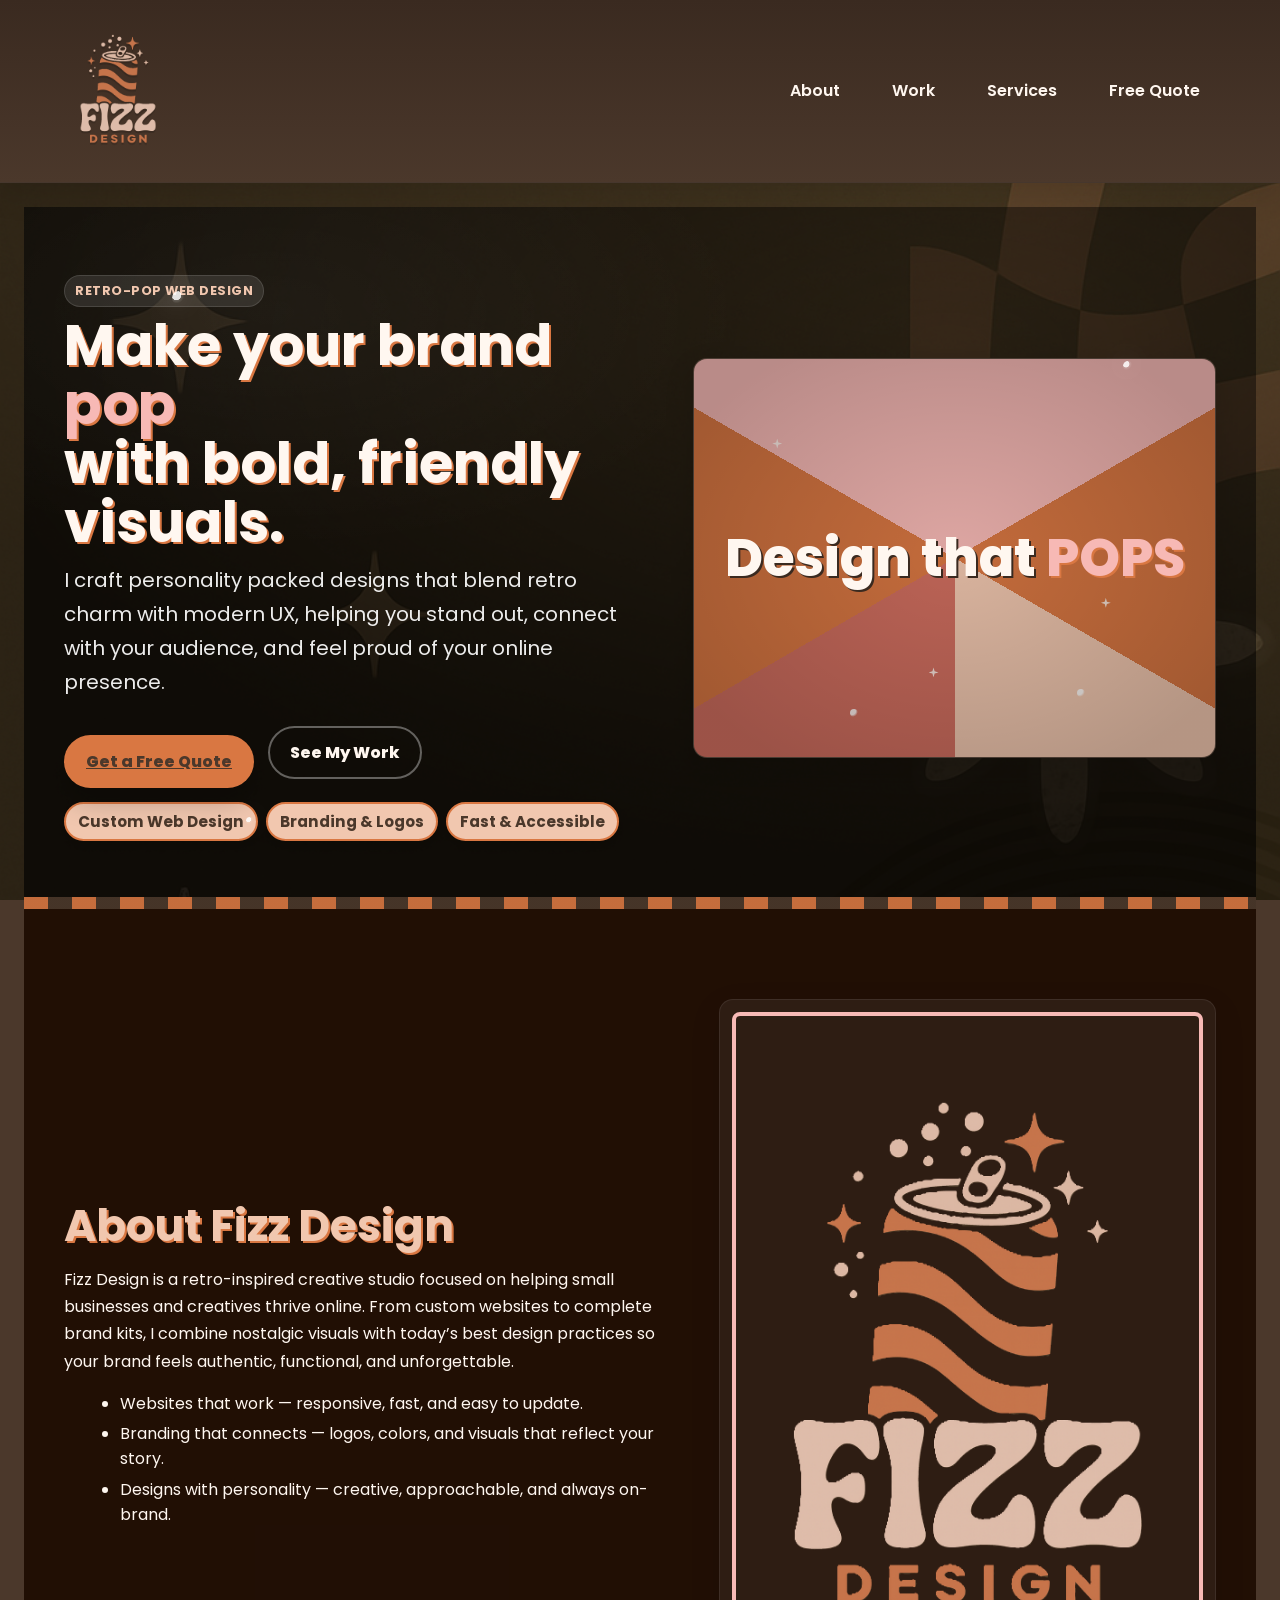
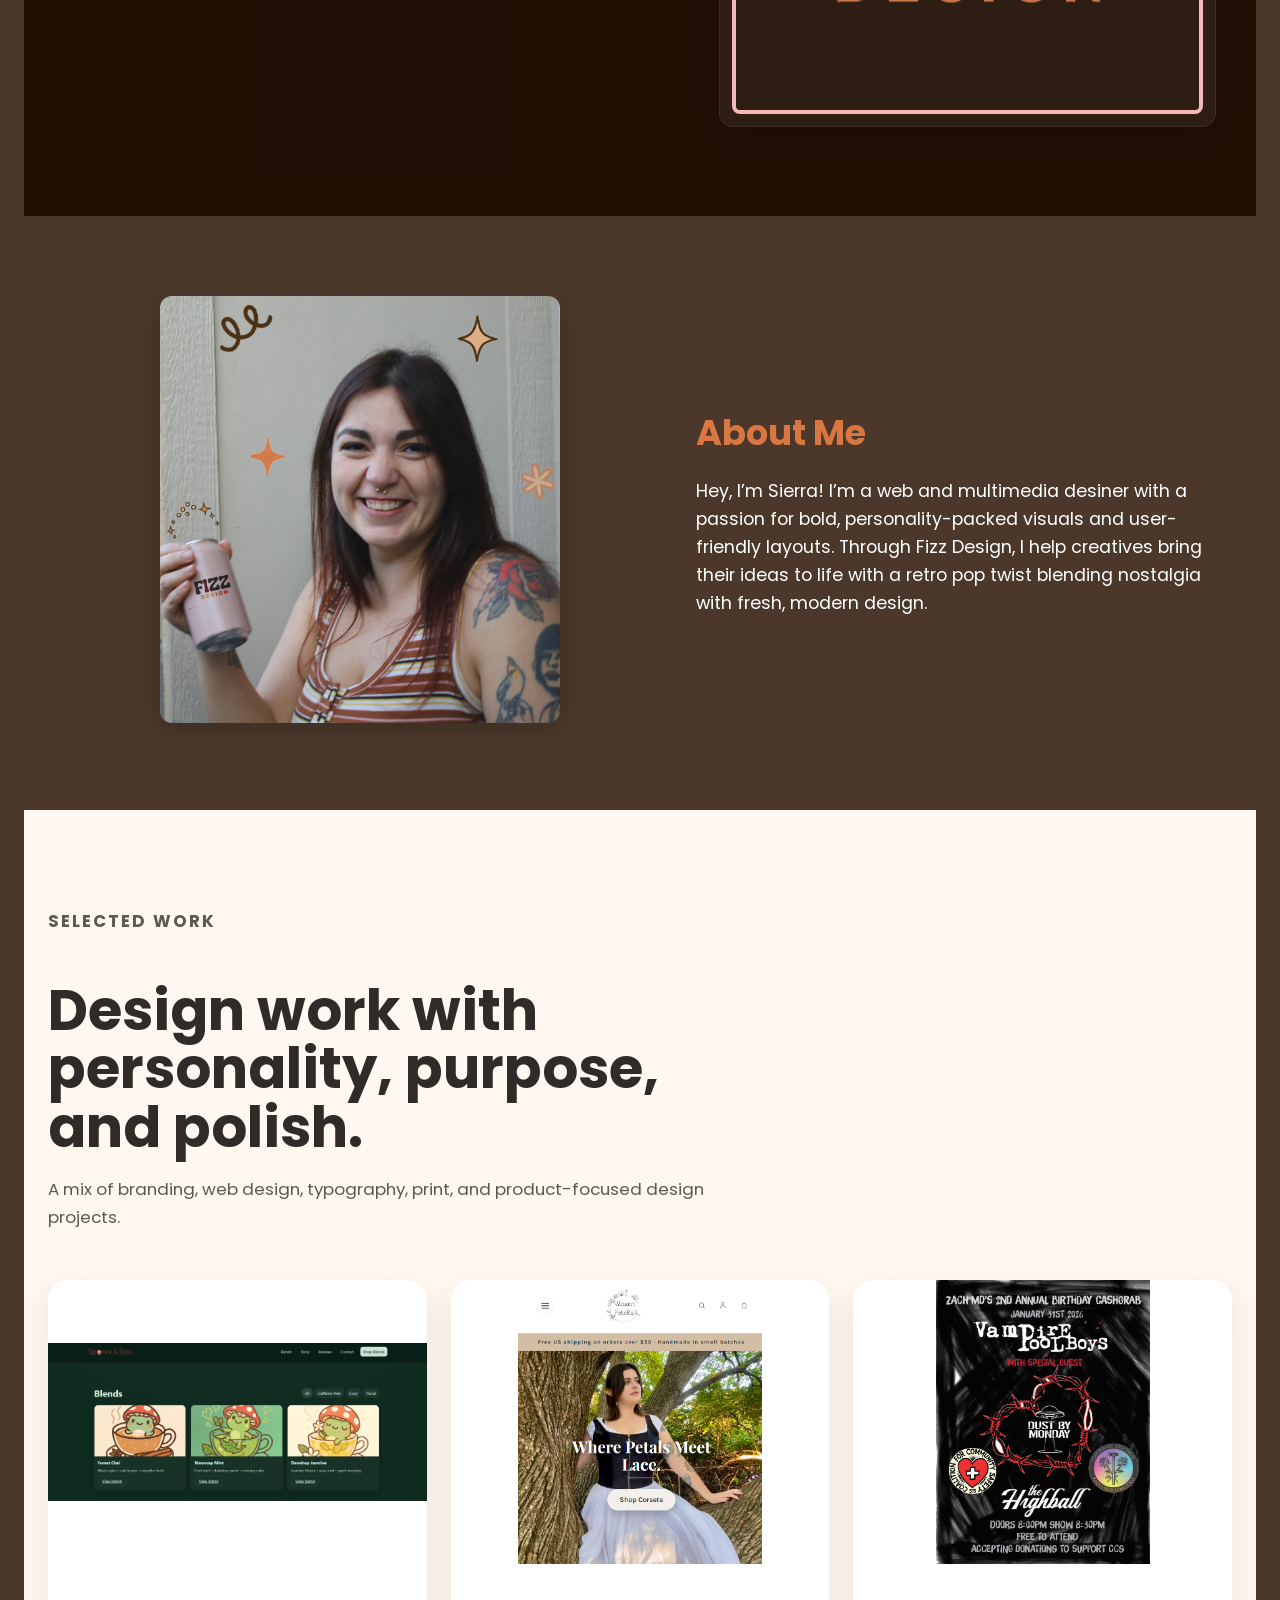
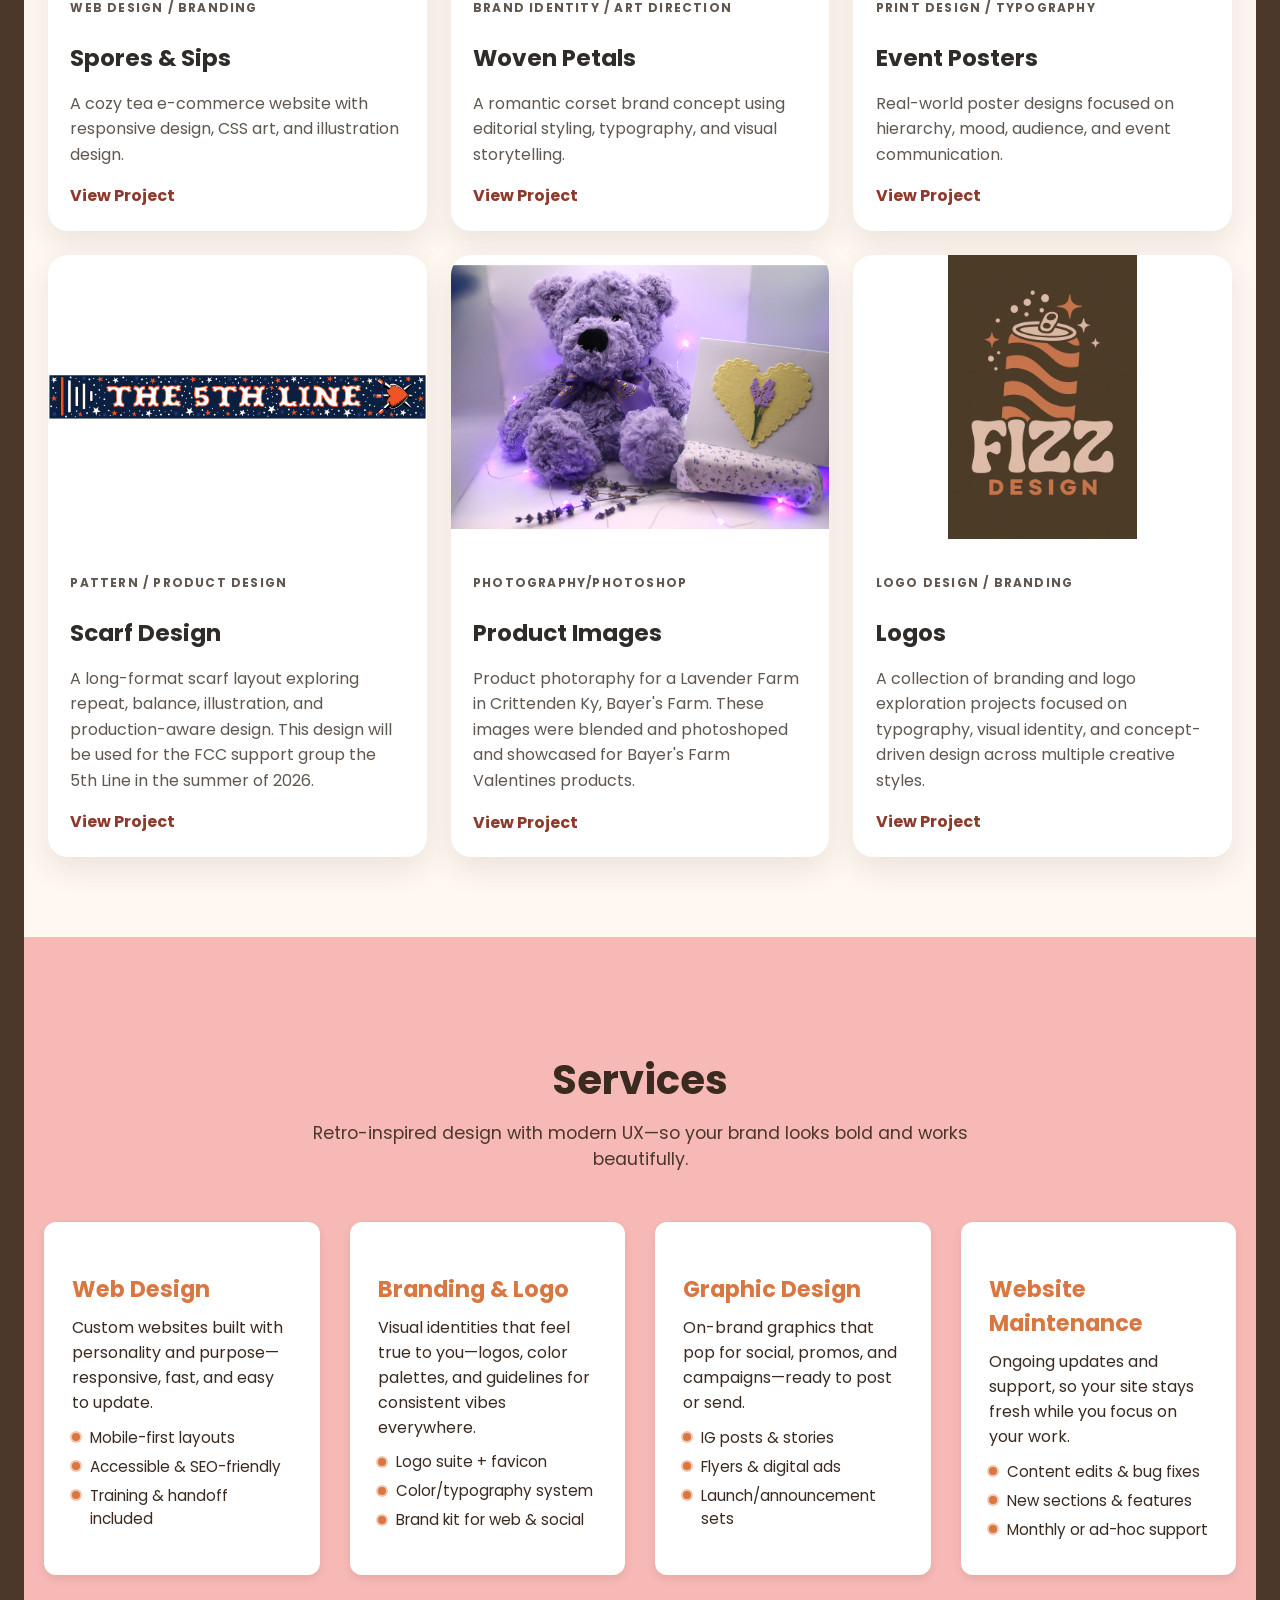
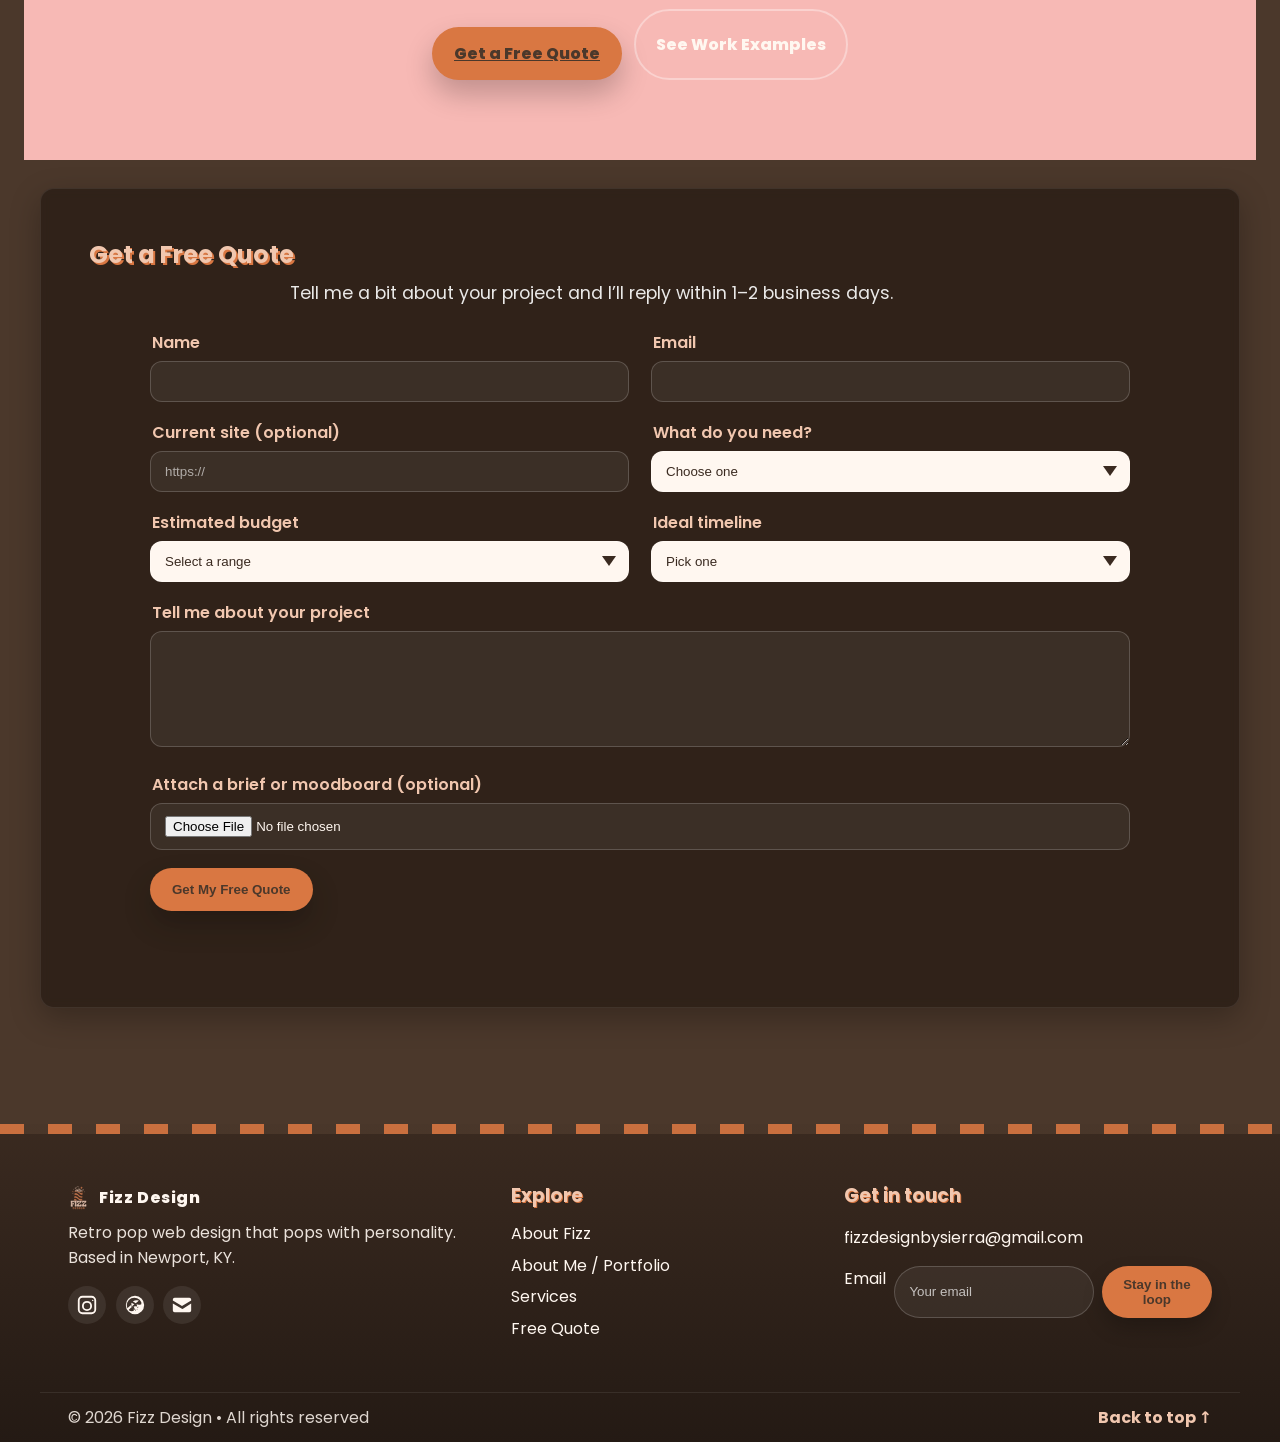
<file: index.html>
<!doctype html>
<html lang="en">
<head>
  <meta charset="utf-8" />
  <meta name="viewport" content="width=device-width, initial-scale=1" />
  <title>Fizz Design</title>
  <link href="https://fonts.googleapis.com/css2?family=Poppins:wght@400;600;800&display=swap" rel="stylesheet">
  <link rel="stylesheet" href="style.css">
  <link rel="icon" href="Images/favicon.ico" type="image/x-icon">
</head>
<body>

<!-- ================= NAVBAR ================= -->
<header class="site-nav" role="banner">
  <div class="nav-inner">
    <a class="brand" href="index.html" aria-label="Fizz Design Home">
      <img src="Images/Fizz Design Logo Pop nb.PNG" alt="Fizz Design logo">
    </a>

    <button class="nav-toggle" aria-controls="primary-navigation" aria-expanded="false" aria-label="Toggle navigation">
      <span class="bar"></span><span class="bar"></span><span class="bar"></span>
    </button>

    <nav id="primary-navigation" class="nav-links" aria-label="Primary">
      <a href="#about-fizz">About
        <span class="bubble" style="--x:-26; --d:0;"></span>
        <span class="bubble" style="--x:-8;  --d:60;"></span>
        <span class="bubble" style="--x:10;  --d:120;"></span>
        <span class="bubble" style="--x:22;  --d:180;"></span>
        <span class="bubble" style="--x:-16; --d:210;"></span>
        <span class="bubble" style="--x:6;   --d:300;"></span>
      </a>
      <a href="#work">Work
        <span class="bubble" style="--x:-24; --d:0;"></span>
        <span class="bubble" style="--x:-6;  --d:70;"></span>
        <span class="bubble" style="--x:12;  --d:130;"></span>
        <span class="bubble" style="--x:26;  --d:190;"></span>
        <span class="bubble" style="--x:-14; --d:240;"></span>
        <span class="bubble" style="--x:4;   --d:320;"></span>
      </a>
      <a href="#services">Services
        <span class="bubble" style="--x:-22; --d:0;"></span>
        <span class="bubble" style="--x:-4;  --d:60;"></span>
        <span class="bubble" style="--x:14;  --d:120;"></span>
        <span class="bubble" style="--x:24;  --d:180;"></span>
        <span class="bubble" style="--x:-12; --d:220;"></span>
        <span class="bubble" style="--x:2;   --d:300;"></span>
      </a>
      <a href="#free-quote" class="cta">Free Quote
        <span class="bubble" style="--x:-20; --d:0;"></span>
        <span class="bubble" style="--x:-2;  --d:50;"></span>
        <span class="bubble" style="--x:16;  --d:120;"></span>
        <span class="bubble" style="--x:28;  --d:170;"></span>
        <span class="bubble" style="--x:-10; --d:220;"></span>
        <span class="bubble" style="--x:0;   --d:300;"></span>
      </a>
    </nav>
  </div>
</header>

<main>
  <!-- ================= HERO / JUMBOTRON ================= -->
  <section class="hero" id="home" aria-label="Fizz Design intro">
    <div class="hero-inner">
      <div class="hero-copy">
        <p class="eyebrow">Retro-pop web design</p>
        <h1>
          Make your brand <span class="pop">pop</span><br> with bold, friendly visuals.
        </h1>
        <p class="tagline">
          I craft personality packed designs that blend retro charm with modern UX, helping you stand out,
          connect with your audience, and feel proud of your online presence.
        </p>

        <div class="hero-ctas">
          <a class="btn-fizz" href="#free-quote">
            Get a Free Quote
            <span class="bubble"></span><span class="bubble"></span><span class="bubble"></span>
          </a>
          <a class="btn-ghost" href="#work" aria-label="See Sierra’s work">See My Work</a>
        </div>

        <ul class="hero-badges" aria-label="Highlights">
          <li>Custom Web Design</li>
          <li>Branding & Logos</li>
          <li>Fast & Accessible</li>
        </ul>
      </div>

      <figure class="hero-art pattern-burst">
        <div class="burst-bg" aria-hidden="true"></div>
        <h2 class="burst-text">
          Design that <span class="pop">POPS</span>
        </h2>
        <div class="sparkles" aria-hidden="true">
          <span class="star s1"></span>
          <span class="star s2"></span>
          <span class="star s3"></span>
          <span class="bubble b1"></span>
          <span class="bubble b2"></span>
        </div>
      </figure>
    </div>

    <!-- decorative fizz kept inside .hero -->
    <span class="orb o1" aria-hidden="true"></span>
    <span class="orb o2" aria-hidden="true"></span>
    <span class="orb o3" aria-hidden="true"></span>

    <!-- subtle checkered stripe at bottom -->
    <div class="hero-stripe" aria-hidden="true"></div>
  </section>

  <!-- ABOUT FIZZ -->
  <section id="about-fizz" class="about-fizz">
    <div class="about-wrap">
      <div class="about-copy">
        <h2>About Fizz Design</h2>
        <p>
          Fizz Design is a retro-inspired creative studio focused on helping small businesses and creatives thrive online.
          From custom websites to complete brand kits, I combine nostalgic visuals with today’s best design practices so
          your brand feels authentic, functional, and unforgettable.
        </p>
        <ul class="bullets">
          <li>Websites that work — responsive, fast, and easy to update.</li>
          <li>Branding that connects — logos, colors, and visuals that reflect your story.</li>
          <li>Designs with personality — creative, approachable, and always on-brand.</li>
        </ul>
      </div>

      <figure class="about-image">
        <img src="Images/Fizz Design Logo Pop nb.PNG" alt="Fizz Design work preview" loading="lazy">
      </figure>
    </div>
  </section>

  <!-- ABOUT ME -->
  <section id="about-me">
    <div class="about-me-inner">
      <figure>
        <img src="Images/Fizz Profile Image.png" alt="Sierra Berkemeier" loading="lazy">
      </figure>
      <div class="about-me-text">
        <h2>About Me</h2>
        <p>
          Hey, I’m Sierra! I’m a web and multimedia desiner with a passion for bold, personality-packed visuals and user-friendly layouts.
          Through Fizz Design, I help creatives bring their ideas to life with a retro pop twist blending nostalgia with
          fresh, modern design.
        </p>
      </div>
    </div>
  </section>
	<section class="work-section" id="work">
  <div class="work-wrapper">
    <div class="work-intro">
      <p class="eyebrow">Selected Work</p>
      <h2>Design work with personality, purpose, and polish.</h2>
      <p>
        A mix of branding, web design, typography, print, and product-focused design projects.
      </p>
    </div>

    <div class="work-grid">
      <article class="work-card">
        <img src="Images/spores and sips image.png" alt="Nook & Stem website design preview">
        <div class="work-card-content">
          <p class="work-category">Web Design / Branding</p>
          <h3>Spores & Sips</h3>
          <p>A cozy tea e-commerce website with responsive design, CSS art, and illustration design.</p>
          <a href="https://spores-sips.vercel.app/" class="work-link">View Project</a>
        </div>
      </article>

      <article class="work-card">
        <img src="Images/Woven Petals SS.png" alt="Woven Petals brand design preview">
        <div class="work-card-content">
          <p class="work-category">Brand Identity / Art Direction</p>
          <h3>Woven Petals</h3>
          <p>A romantic corset brand concept using editorial styling, typography, and visual storytelling.</p>
          <a href="https://woven-petals-kappa.vercel.app/" class="work-link">View Project</a>
        </div>
      </article>

      <article class="work-card">
        <img src="Images/Vampire Pool Boys Poster final edit.png"alt="Event poster design preview">
        <div class="work-card-content">
          <p class="work-category">Print Design / Typography</p>
          <h3>Event Posters</h3>
          <p>Real-world poster designs focused on hierarchy, mood, audience, and event communication.</p>
          <a href="posters.html" class="work-link">View Project</a>
        </div>
      </article>

      <article class="work-card">
        <img src="Images/5th Line Scarf-01.png" alt="Scarf pattern design preview">
        <div class="work-card-content">
          <p class="work-category">Pattern / Product Design</p>
          <h3>Scarf Design</h3>
          <p>A long-format scarf layout exploring repeat, balance, illustration, and production-aware design. This design will be used for the FCC support group the 5th Line in the summer of 2026.</p>
          <a href="scarf-design.html" class="work-link">View Project</a>
        </div>
      </article>

      <article class="work-card">
        <img src="Images/Teddy Bear - Valentines Edition final edit.PNG" alt="Experimental typography project preview">
        <div class="work-card-content">
          <p class="work-category">Photography/Photoshop</p>
          <h3>Product Images</h3>
          <p>Product photoraphy for a Lavender Farm in Crittenden Ky, Bayer's Farm. These images were blended and photoshoped and showcased for Bayer's Farm Valentines products.</p>
          <a href="product images.html" class="work-link">View Project</a>
        </div>
      </article>

      <article class="work-card">
        <img src="Images/Fizz Design Logo Pop.png"alt="Fizz Design brand and website preview">
        <div class="work-card-content">
          <p class="work-category">Logo Design / Branding</p>
          <h3>Logos</h3>
          <p> A collection of branding and logo exploration projects focused on typography, visual identity, and concept-driven design across multiple creative styles.</p>
          <a href="logos.html" class="work-link">View Project</a>
        </div>
      </article>
    </div>
  </div>
</section>

 <!-- SERVICES -->
<section id="services">
  <div class="container">
    <h2>Services</h2>
    <p class="section-intro">
      Retro-inspired design with modern UX—so your brand looks bold and works beautifully.
    </p>

    <div class="services-grid">
      <!-- Web Design -->
      <article class="service-card">
        <h3>Web Design</h3>
        <p>
          Custom websites built with personality and purpose—responsive, fast, and easy to update.
        </p>
        <ul class="service-bullets">
          <li>Mobile-first layouts</li>
          <li>Accessible & SEO-friendly</li>
          <li>Training & handoff included</li>
        </ul>
      </article>

      <!-- Branding & Logo -->
      <article class="service-card">
        <h3>Branding & Logo</h3>
        <p>
          Visual identities that feel true to you—logos, color palettes, and guidelines for consistent vibes everywhere.
        </p>
        <ul class="service-bullets">
          <li>Logo suite + favicon</li>
          <li>Color/typography system</li>
          <li>Brand kit for web & social</li>
        </ul>
      </article>

      <!-- Graphic Design -->
      <article class="service-card">
        <h3>Graphic Design</h3>
        <p>
          On-brand graphics that pop for social, promos, and campaigns—ready to post or send.
        </p>
        <ul class="service-bullets">
          <li>IG posts & stories</li>
          <li>Flyers & digital ads</li>
          <li>Launch/announcement sets</li>
        </ul>
      </article>

      <!-- Website Maintenance -->
      <article class="service-card">
        <h3>Website Maintenance</h3>
        <p>
          Ongoing updates and support, so your site stays fresh while you focus on your work.
        </p>
        <ul class="service-bullets">
          <li>Content edits & bug fixes</li>
          <li>New sections & features</li>
          <li>Monthly or ad-hoc support</li>
        </ul>
      </article>
    </div>

    <div class="services-cta">
      <a class="btn-fizz" href="#free-quote">
        Get a Free Quote
        <span class="bubble"></span><span class="bubble"></span><span class="bubble"></span>
      </a>
      <a class="btn-ghost" href="#about-me">See Work Examples</a>
    </div>
  </div>
</section>


  <!-- FREE QUOTE -->
  <section id="free-quote" class="section panel quote">
    <h2>Get a Free Quote</h2>
    <p class="section-intro">Tell me a bit about your project and I’ll reply within 1–2 business days.</p>

    <form id="quote-form"
          class="quote-form"
          action="https://formspree.io/f/xzzvykdp"
          method="POST"
          enctype="multipart/form-data"
          novalidate>
      <!-- honeypot -->
      <input type="text" name="company" class="hp" tabindex="-1" autocomplete="off" aria-hidden="true">

      <div class="fields">
        <div class="field">
          <label for="q-name">Name</label>
          <input id="q-name" name="name" type="text" required>
        </div>

        <div class="field">
          <label for="q-email">Email</label>
          <input id="q-email" name="_replyto" type="email" required>
        </div>

        <div class="field">
          <label for="q-website">Current site (optional)</label>
          <input id="q-website" name="website" type="url" placeholder="https://">
        </div>

        <div class="field">
          <label for="q-service">What do you need?</label>
          <select id="q-service" name="service" required>
            <option value="" disabled selected>Choose one</option>
            <option>Web Design (primary)</option>
            <option>Brand Refresh</option>
            <option>Logo Design</option>
            <option>Website Maintenance</option>
            <option>Other</option>
          </select>
        </div>

        <div class="field">
          <label for="q-budget">Estimated budget</label>
          <select id="q-budget" name="budget" required>
            <option value="" disabled selected>Select a range</option>
            <option>$500–$1,000</option>
            <option>$1,000–$2,500</option>
            <option>$2,500–$5,000</option>
            <option>$5,000+</option>
          </select>
        </div>

        <div class="field">
          <label for="q-timeline">Ideal timeline</label>
          <select id="q-timeline" name="timeline" required>
            <option value="" disabled selected>Pick one</option>
            <option>ASAP (0–2 weeks)</option>
            <option>Soon (1–2 months)</option>
            <option>Flexible (3+ months)</option>
          </select>
        </div>

        <div class="field field-full">
          <label for="q-message">Tell me about your project</label>
          <textarea id="q-message" name="message" rows="6" required></textarea>
        </div>

        <div class="field field-full">
          <label for="q-file">Attach a brief or moodboard (optional)</label>
          <input id="q-file" name="attachment" type="file" accept=".pdf,.png,.jpg,.jpeg,.webp">
        </div>
      </div>

      <input type="hidden" name="_subject" value="New Free Quote request via Fizz Design">

      <button class="btn-fizz" type="submit">
        Get My Free Quote
        <span class="bubble"></span><span class="bubble"></span><span class="bubble"></span>
      </button>

      <p id="quote-status" class="quote-status" role="status" aria-live="polite"></p>
    </form>
  </section>
</main>

<!-- ================= FOOTER ================= -->
<footer class="site-footer" role="contentinfo">
  <div class="footer-stripe" aria-hidden="true"></div>

  <div class="footer-inner">
    <!-- Brand -->
    <div class="foot-col brand-blurb">
      <a href="index.html" class="foot-brand">
        <img src="Images/Fizz Design Logo Pop nb.PNG" alt="Fizz Design logo" loading="lazy">
        <span>Fizz Design</span>
      </a>
      <p>Retro pop web design that pops with personality. Based in Newport, KY.</p>

      <div class="socials" aria-label="Social links">
        <a href="https://www.instagram.com/fizzdesignbysierra/"
           target="_blank" rel="noopener noreferrer"
           aria-label="Instagram" class="social">
          <svg viewBox="0 0 24 24" width="22" height="22" aria-hidden="true"><path fill="currentColor" d="M7 2h10a5 5 0 0 1 5 5v10a5 5 0 0 1-5 5H7a5 5 0 0 1-5-5V7a5 5 0 0 1 5-5Zm0 2a3 3 0 0 0-3 3v10a3 3 0 0 0 3 3h10a3 3 0 0 0 3-3V7a3 3 0 0 0-3-3H7Zm5 3.5A5.5 5.5 0 1 1 6.5 13 5.5 5.5 0 0 1 12 7.5Zm0 2A3.5 3.5 0 1 0 15.5 13 3.5 3.5 0 0 0 12 9.5Zm6.25-3.25a.75.75 0 1 1-.75.75.75.75 0 0 1 .75-.75Z"/></svg>
        </a>

        <a href="https://dribbble.com/sberkemeier15"
           target="_blank" rel="noopener noreferrer"
           aria-label="Dribbble" class="social">
          <svg viewBox="0 0 24 24" width="22" height="22" aria-hidden="true">
            <path fill="currentColor" d="M12 2a10 10 0 1 0 10 10A10.012 10.012 0 0 0 12 2Zm6.91 9.06a8.106 8.106 0 0 1-5.22.2 24.44 24.44 0 0 1 1.29 5.29 8.02 8.02 0 0 1-2.98.55 8 8 0 0 1-1.84-.22 23.87 23.87 0 0 0-2.06-5.17 25.7 25.7 0 0 0-4.43 3.96A8 8 0 1 1 18.9 9.06ZM4.99 17.4a23.9 23.9 0 0 1 4-3.53 23.1 23.1 0 0 1 1.8 4.51 6.03 6.03 0 0 1-5.8-.98Zm7.26.75a25.42 25.42 0 0 0-1.74-4.44 7.92 7.92 0 0 1 5.33.3 6.01 6.01 0 0 1-3.6 4.14ZM9.6 8.1a7.99 7.99 0 0 1 6.6-1.08 22.9 22.9 0 0 1-3.49 3.02 20.27 20.27 0 0 0-3.11-1.94ZM8.1 9.6c1.08.46 2.14 1.03 3.16 1.69A22.63 22.63 0 0 1 7.9 14.1 24.32 24.32 0 0 0 8.1 9.6Z"/>
          </svg>
        </a>

        <a href="mailto:fizzdesignbysierra@gmail.com" aria-label="Email" class="social">
          <svg viewBox="0 0 24 24" width="22" height="22" aria-hidden="true"><path fill="currentColor" d="M4 4h16a2 2 0 0 1 2 2v1l-10 6L2 7V6a2 2 0 0 1 2-2Zm18 6.3V18a2 2 0 0 1-2 2H4a2 2 0 0 1-2-2v-7.7l9.4 5.64a2 2 0 0 0 2.1 0L22 10.3Z"/></svg>
        </a>
      </div>
    </div>

    <!-- Quick Links -->
    <nav class="foot-col foot-links" aria-label="Footer">
      <h3>Explore</h3>
      <ul>
        <li><a href="#about-fizz">About Fizz</a></li>
        <li><a href="#about-me">About Me / Portfolio</a></li>
        <li><a href="#services">Services</a></li>
        <li><a href="#free-quote">Free Quote</a></li>
      </ul>
    </nav>

    <!-- Contact / Newsletter -->
    <div class="foot-col foot-contact">
      <h3>Get in touch</h3>
      <p><a class="foot-mail" href="mailto:fizzdesignbysierra@gmail.com">fizzdesignbysierra@gmail.com</a></p>

      <form class="mini-form"
            action="https://formspree.io/f/mnnzwqgr"
            method="POST"
            onsubmit="this.querySelector('button').disabled=true;">
        <label class="sr-only" for="mini-email">Email</label>
        <input id="mini-email" type="email" name="email" required placeholder="Your email">
        <input type="hidden" name="source" value="Footer newsletter">
        <input type="hidden" name="_subject" value="New newsletter signup - Fizz Design">
        <button type="submit">Stay in the loop</button>
      </form>
    </div>
  </div>

  <div class="foot-legal">
    <p>© <span id="year"></span> Fizz Design • All rights reserved</p>
    <a href="#" class="back-top">Back to top ↑</a>
  </div>
</footer>

<script src="script.js" defer></script>
</body>
</html>
</file>
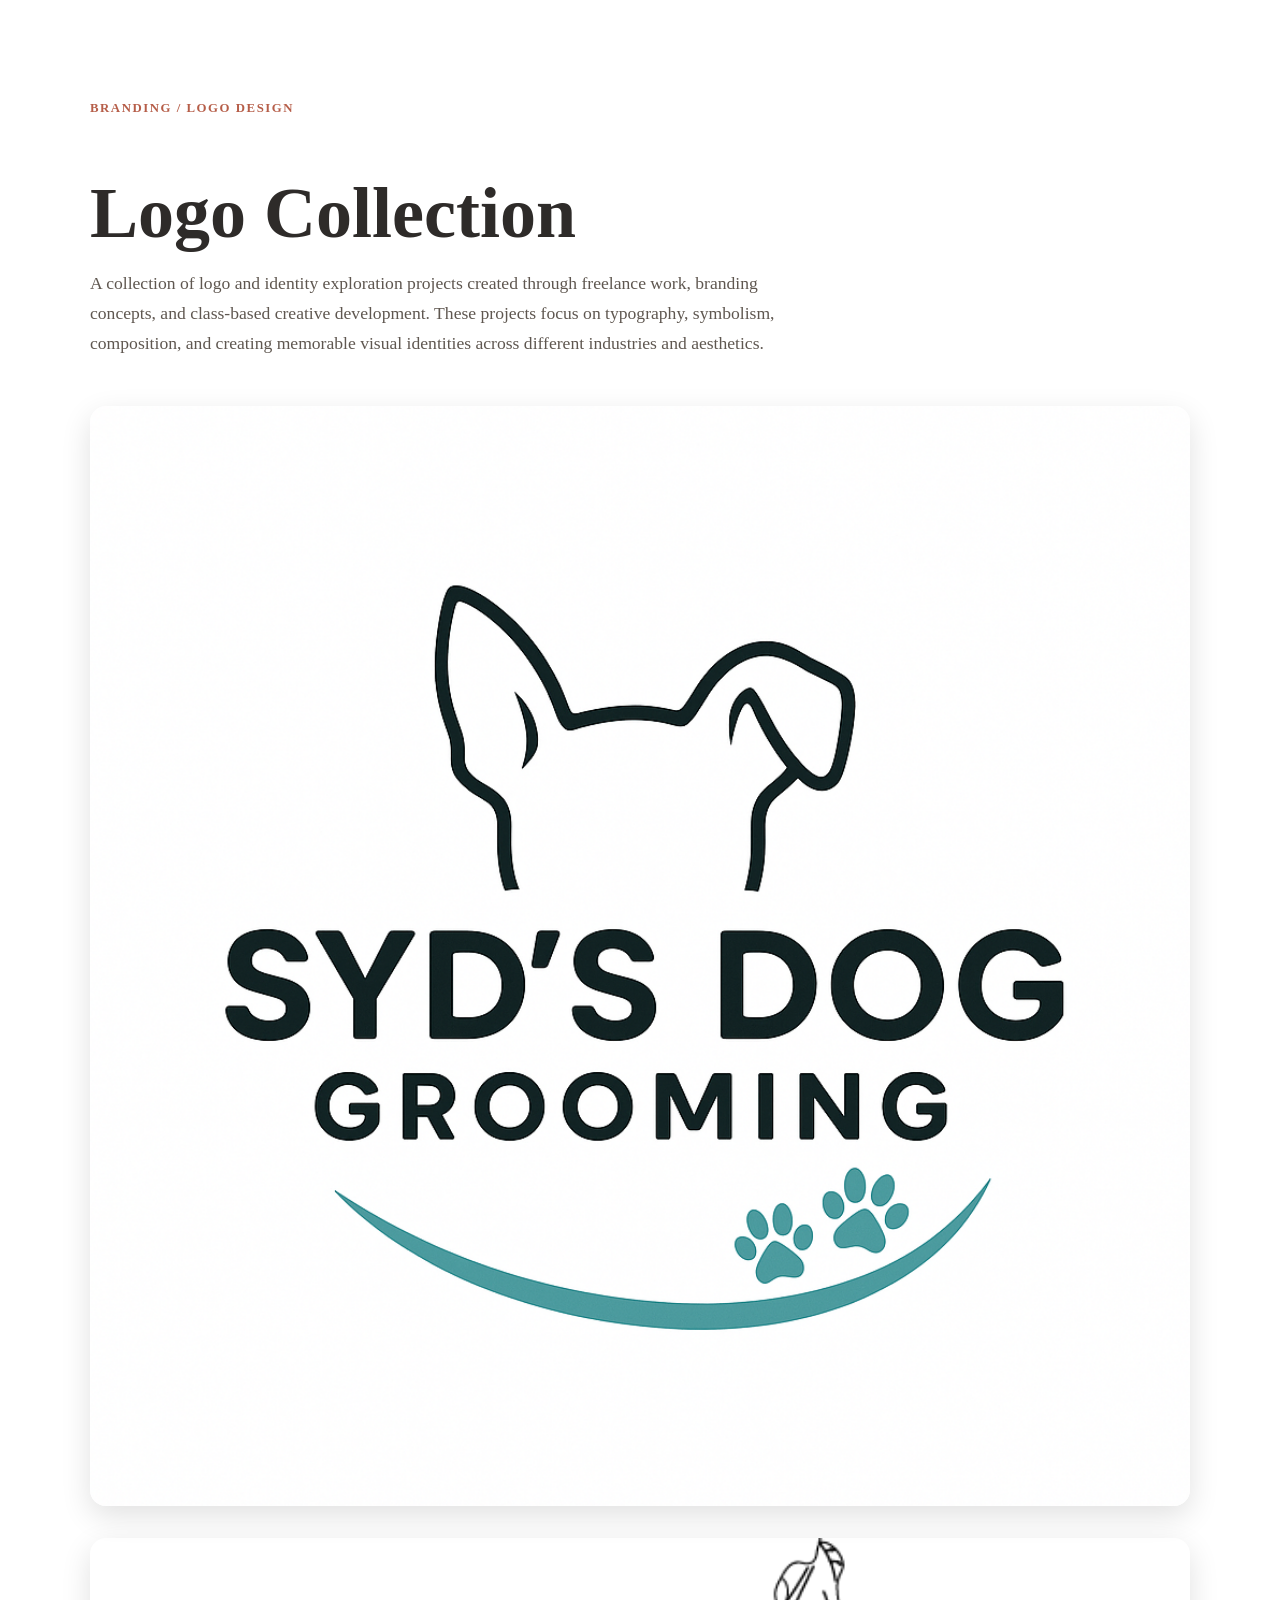
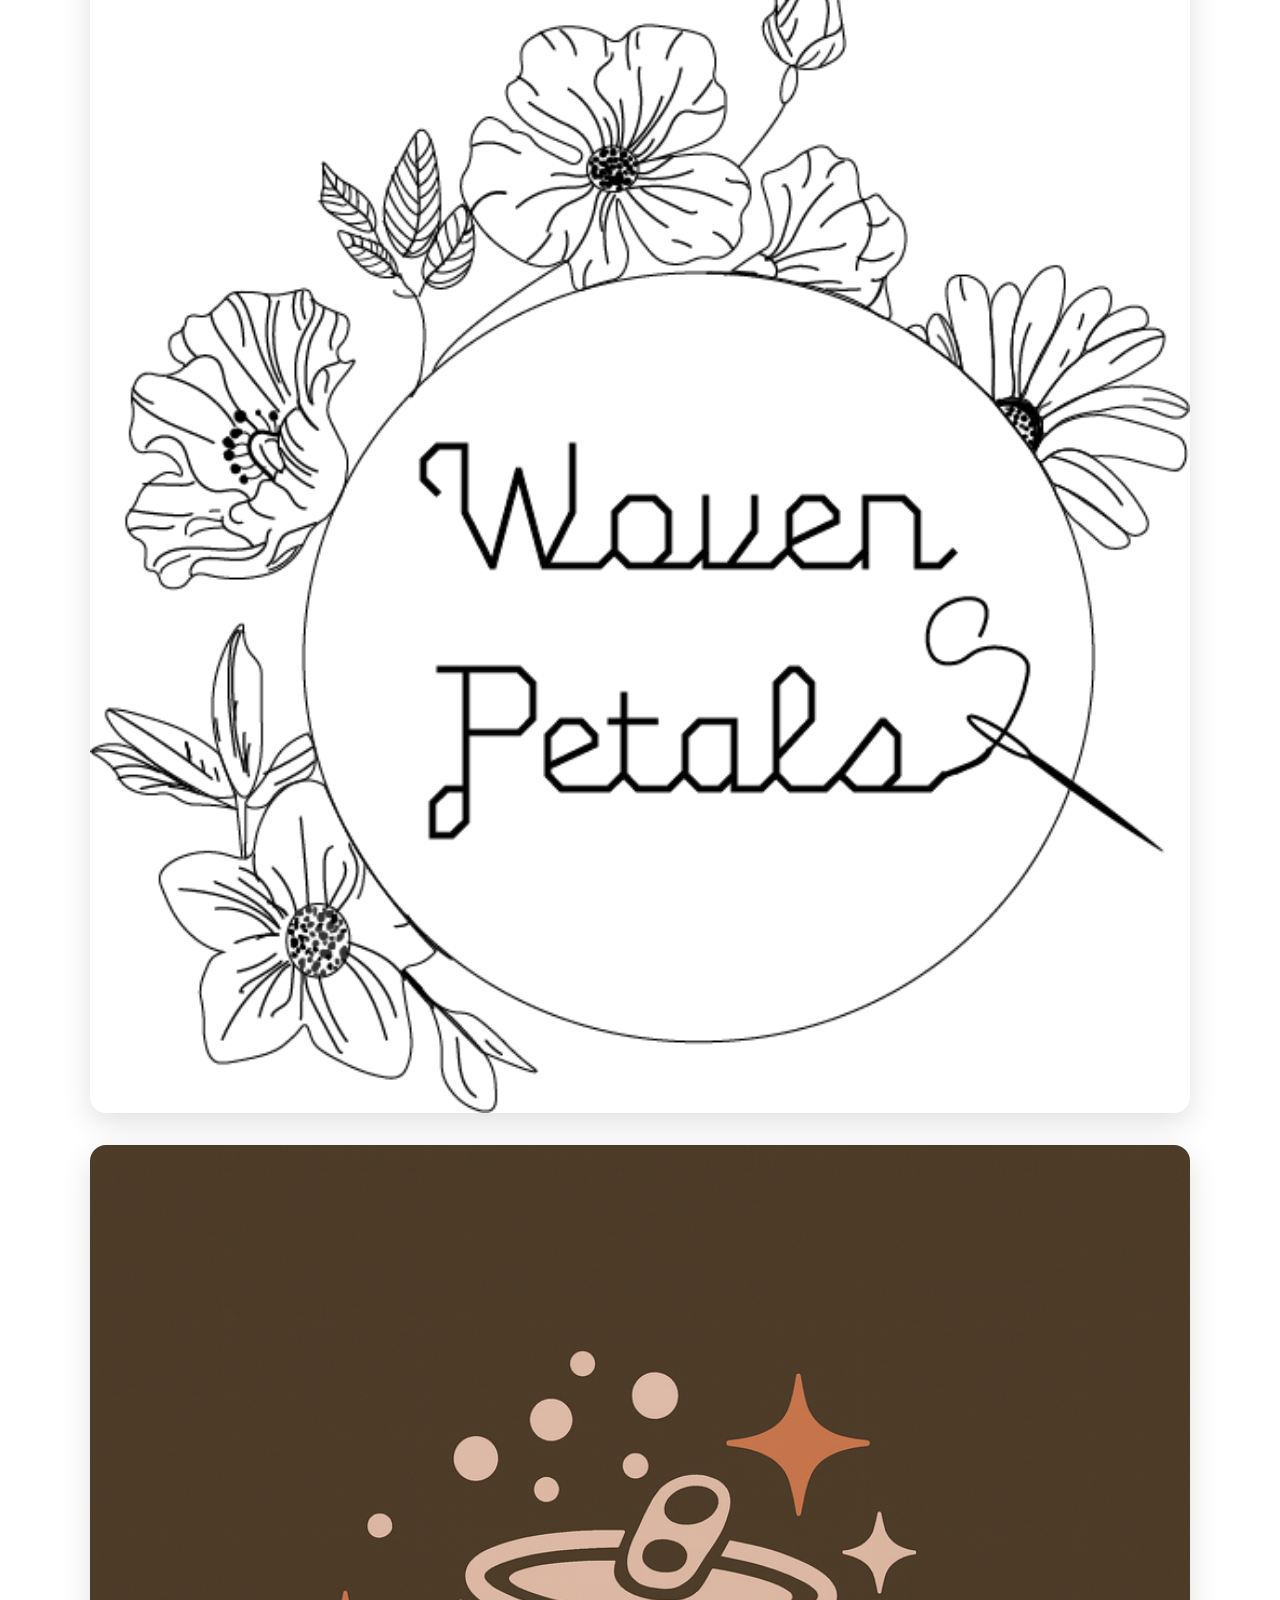
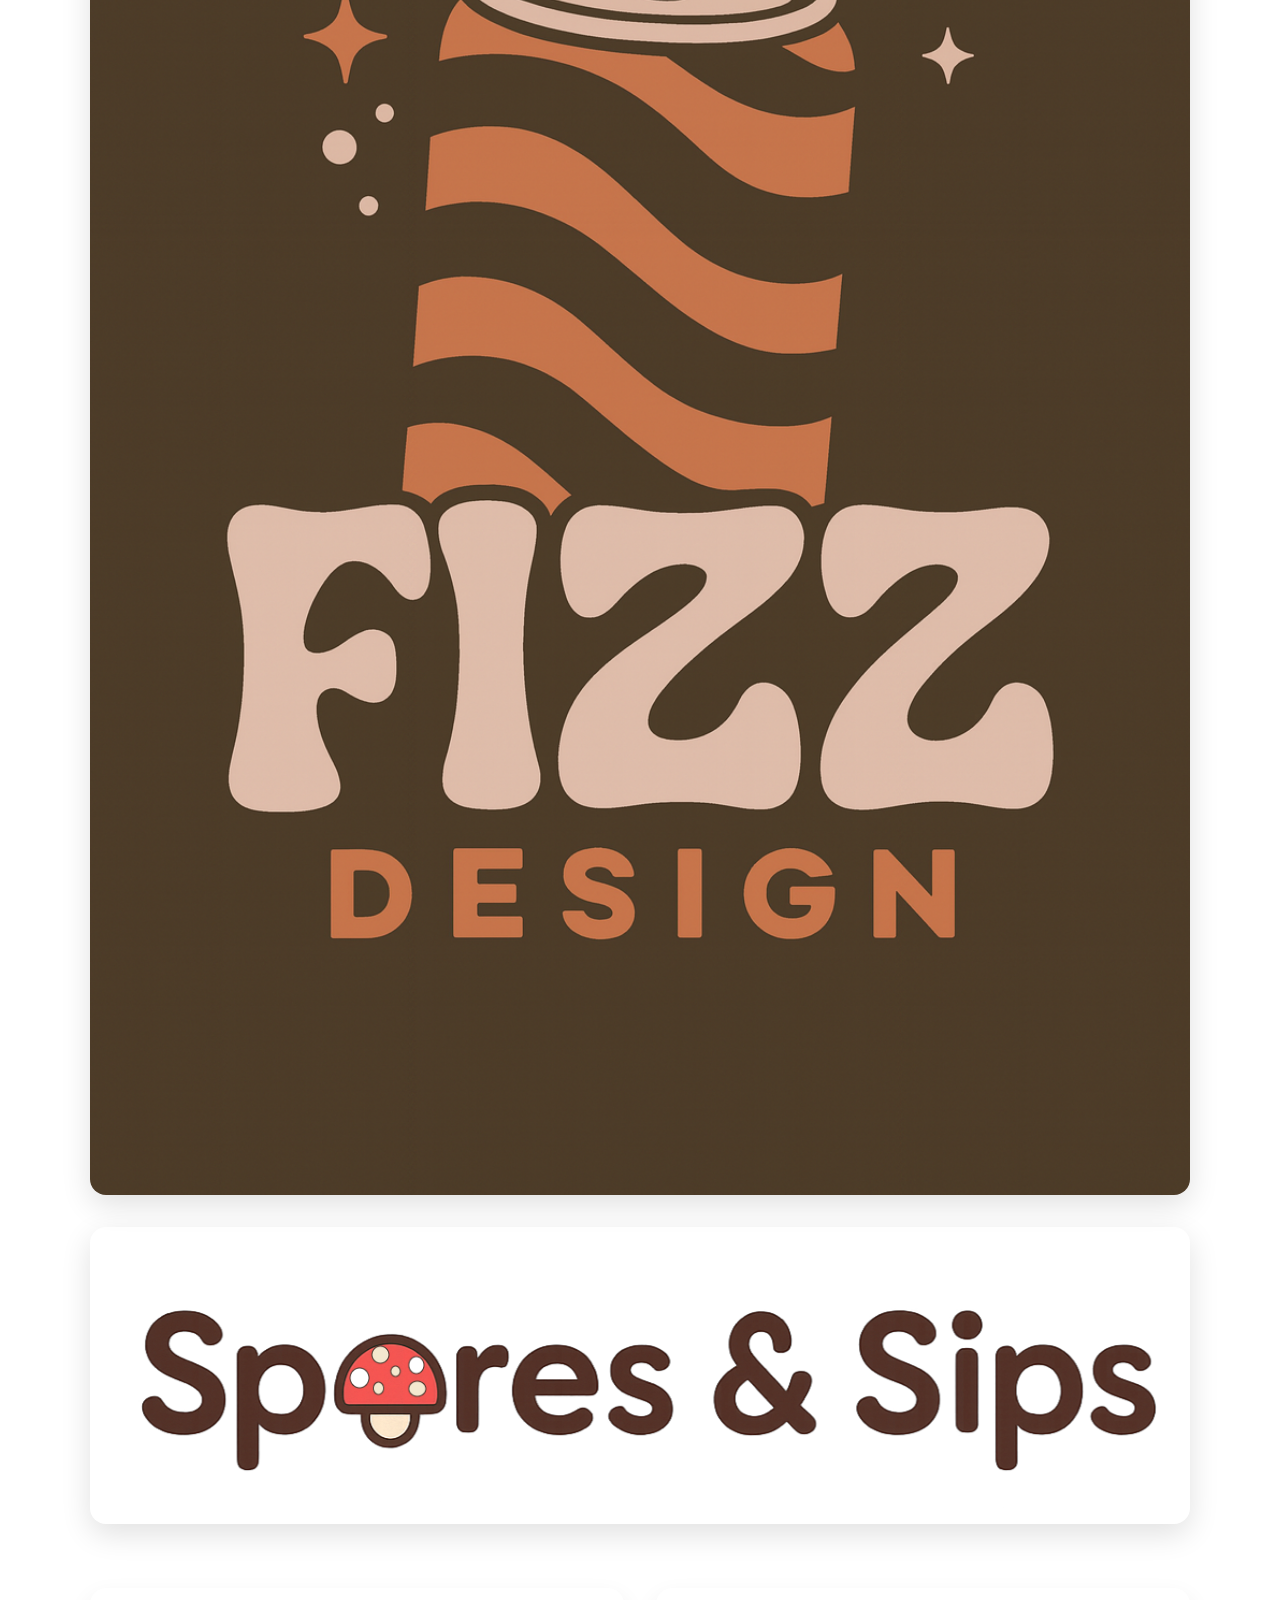
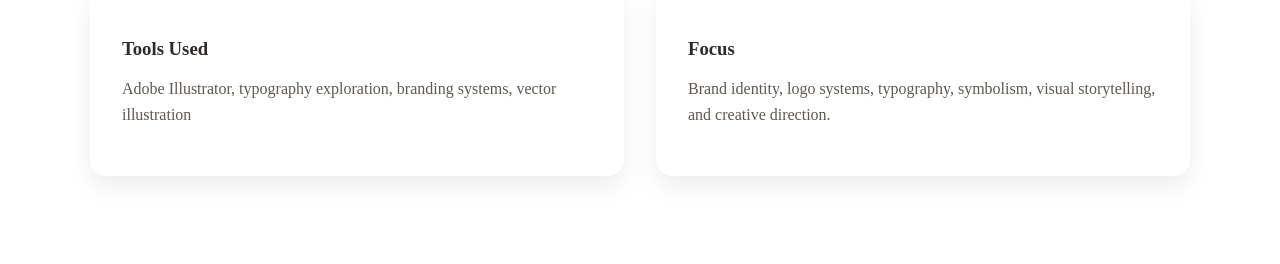
<file: logos.html>
<!doctype html>
<html>
<head>
<meta charset="utf-8">
<title>Logos</title>
<link href="projects.css" rel="stylesheet" type="text/css">
</head>

<body>
	<section class="project-page">

  <div class="project-header">

    <p class="project-category">
      Branding / Logo Design
    </p>

    <h1>
      Logo Collection
    </h1>

    <p class="project-description">
      A collection of logo and identity exploration projects created through freelance work, branding concepts, and class-based creative development. These projects focus on typography, symbolism, composition, and creating memorable visual identities across different industries and aesthetics.
    </p>

  </div>

  <div class="project-gallery">

    <img src="Images/Syds Dog Grooming logo.png"
         alt="Brand logo design exploration"
         class="project-image">

    <img src="Images/Woven Petals Logo-Drawn.png"
         alt="Typography-focused logo design"
         class="project-image">

    <img src="Images/Fizz Design Logo Pop.png"
         alt="Creative branding logo collection"
         class="project-image">

    <img src="Images/Horizontal Logo_mushroom-redo.png"
         alt="Visual identity logo exploration"
         class="project-image">

  </div>

  <div class="project-details">

    <div class="detail-block">
      <h3>Tools Used</h3>
      <p>
        Adobe Illustrator, typography exploration,
        branding systems, vector illustration
      </p>
    </div>

    <div class="detail-block">
      <h3>Focus</h3>
      <p>
        Brand identity, logo systems, typography,
        symbolism, visual storytelling, and creative direction.
      </p>
    </div>

  </div>

</section>
	
</body>
</html>
</file>
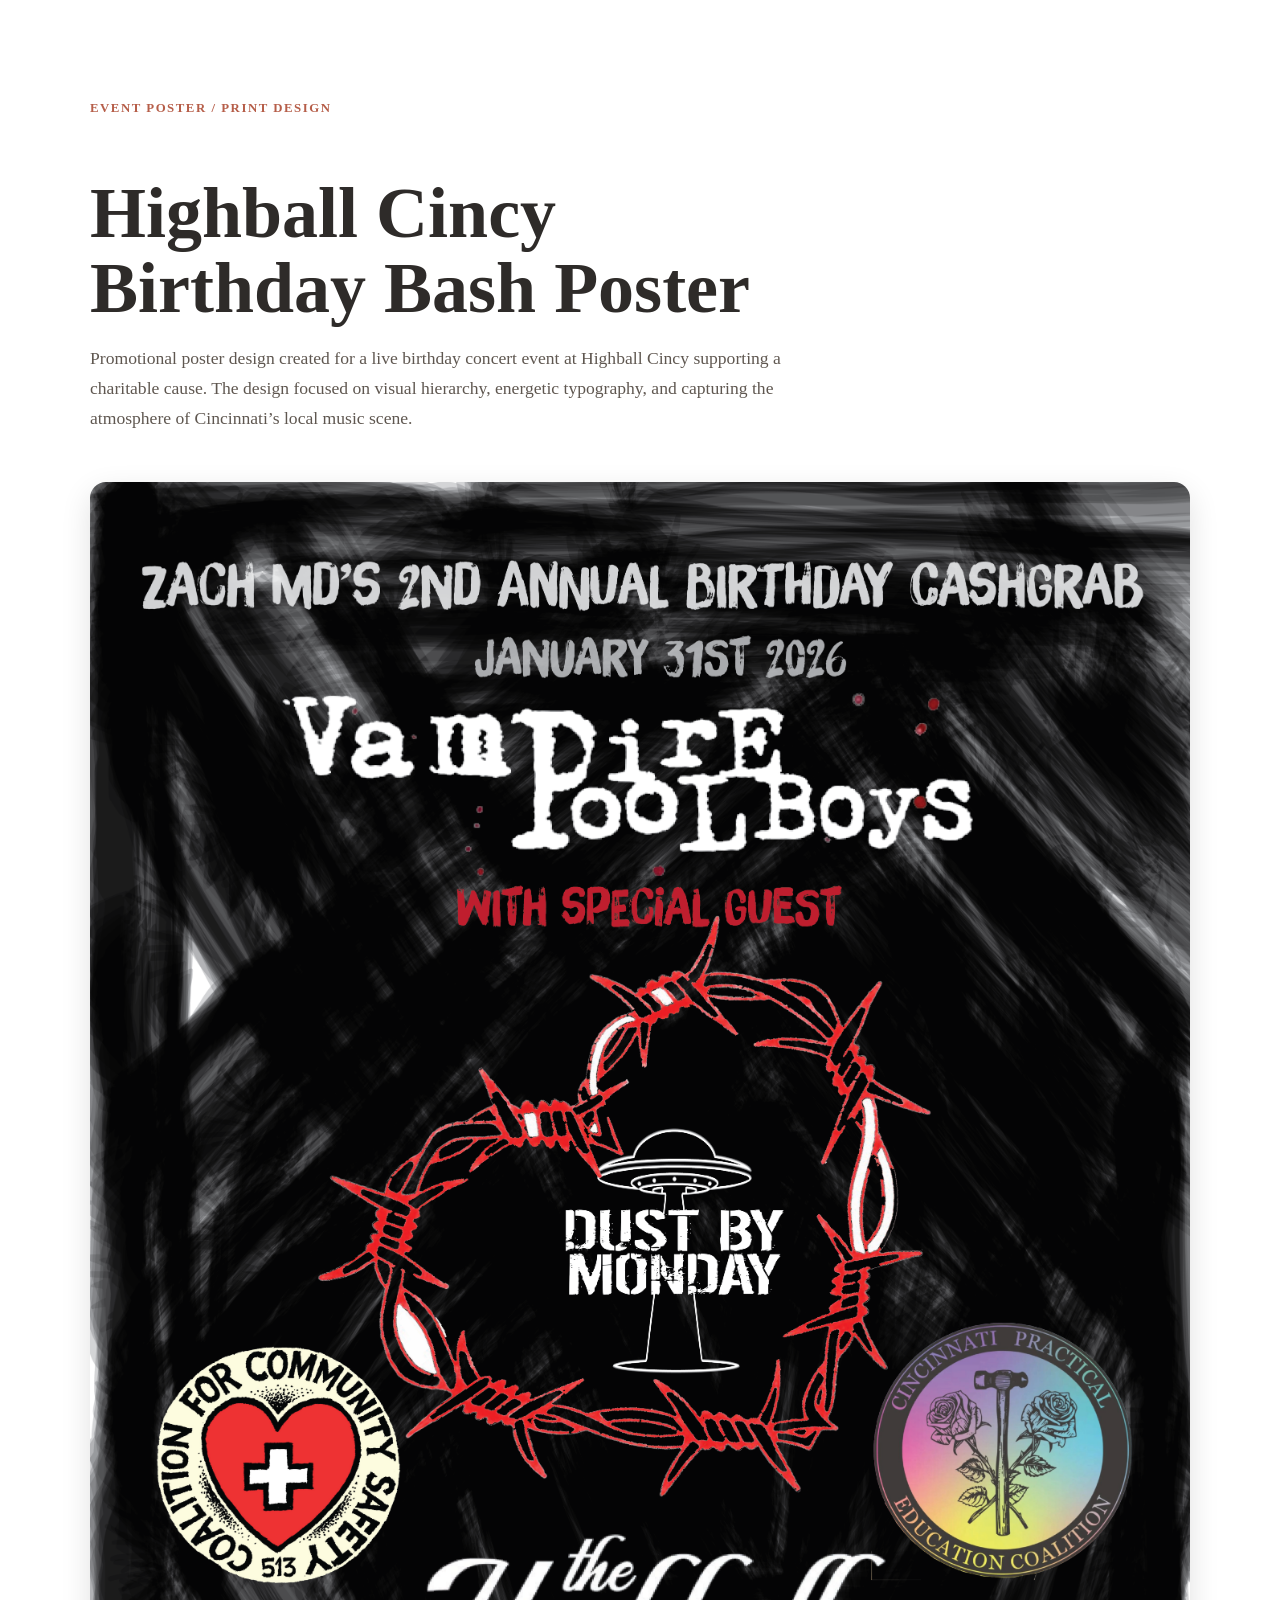
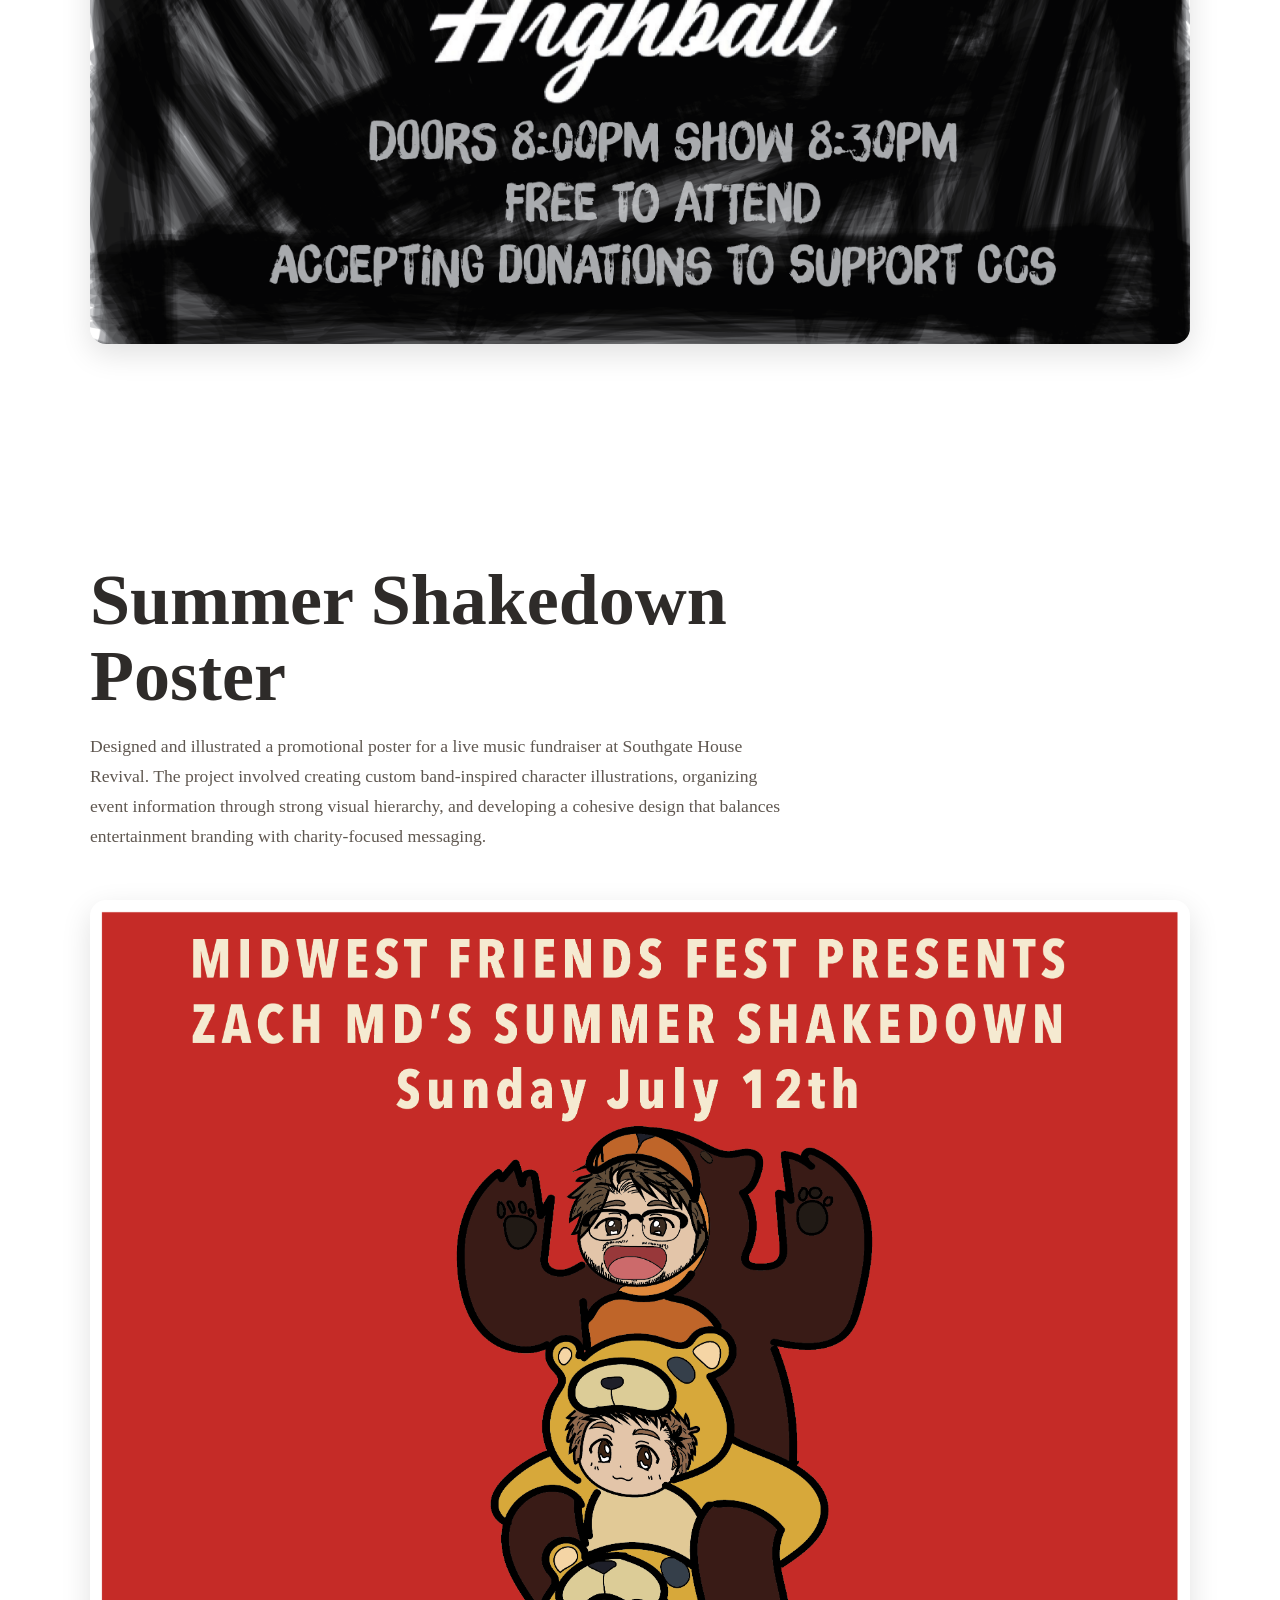
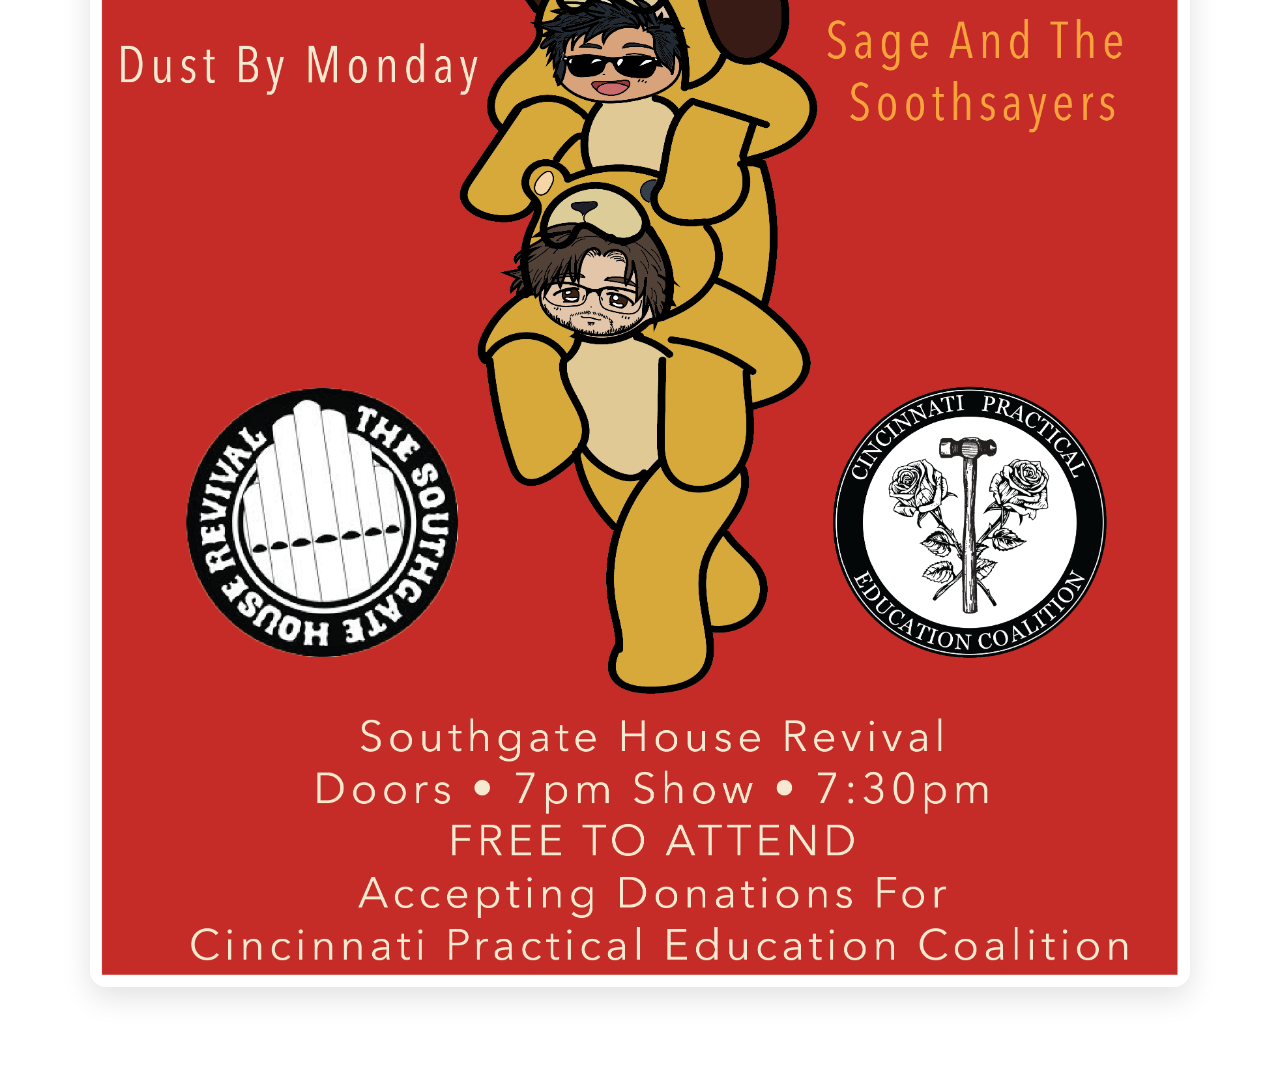
<file: posters.html>
<!doctype html>
<html>
<head>
<meta charset="utf-8">
<title>Posters</title>
<link href="projects.css" rel="stylesheet" type="text/css">
</head>

<body>
	<section class="project-page">

  <div class="project-header">

    <p class="project-category">
      Event Poster / Print Design
    </p>

    <h1>
      Highball Cincy Birthday Bash Poster
    </h1>

    <p class="project-description">
      Promotional poster design created for a live birthday concert event at Highball Cincy supporting a charitable cause. The design focused on visual hierarchy, energetic typography, and capturing the atmosphere of Cincinnati’s local music scene.
    </p>

  </div>

  <div class="project-gallery">

    

    <img src="Images/Vampire Pool Boys Poster final edit.png"
         alt="Full event poster design"
         class="project-image">

    

  </div>
		

</section>
	<section class="project-page">

  <div class="project-header">


    <h1>
      Summer Shakedown Poster
    </h1>

    <p class="project-description">
      Designed and illustrated a promotional poster for a live music fundraiser at Southgate House Revival. The project involved creating custom band-inspired character illustrations, organizing event information through strong visual hierarchy, and developing a cohesive design that balances entertainment branding with charity-focused messaging.
    </p>

  </div>

  <div class="project-gallery">

    

    <img src="Images/Summer Shake Down - Edit.png"
         alt="Full event poster design"
         class="project-image">

    

  </div>
		

</section>
</body>
</html>
</file>
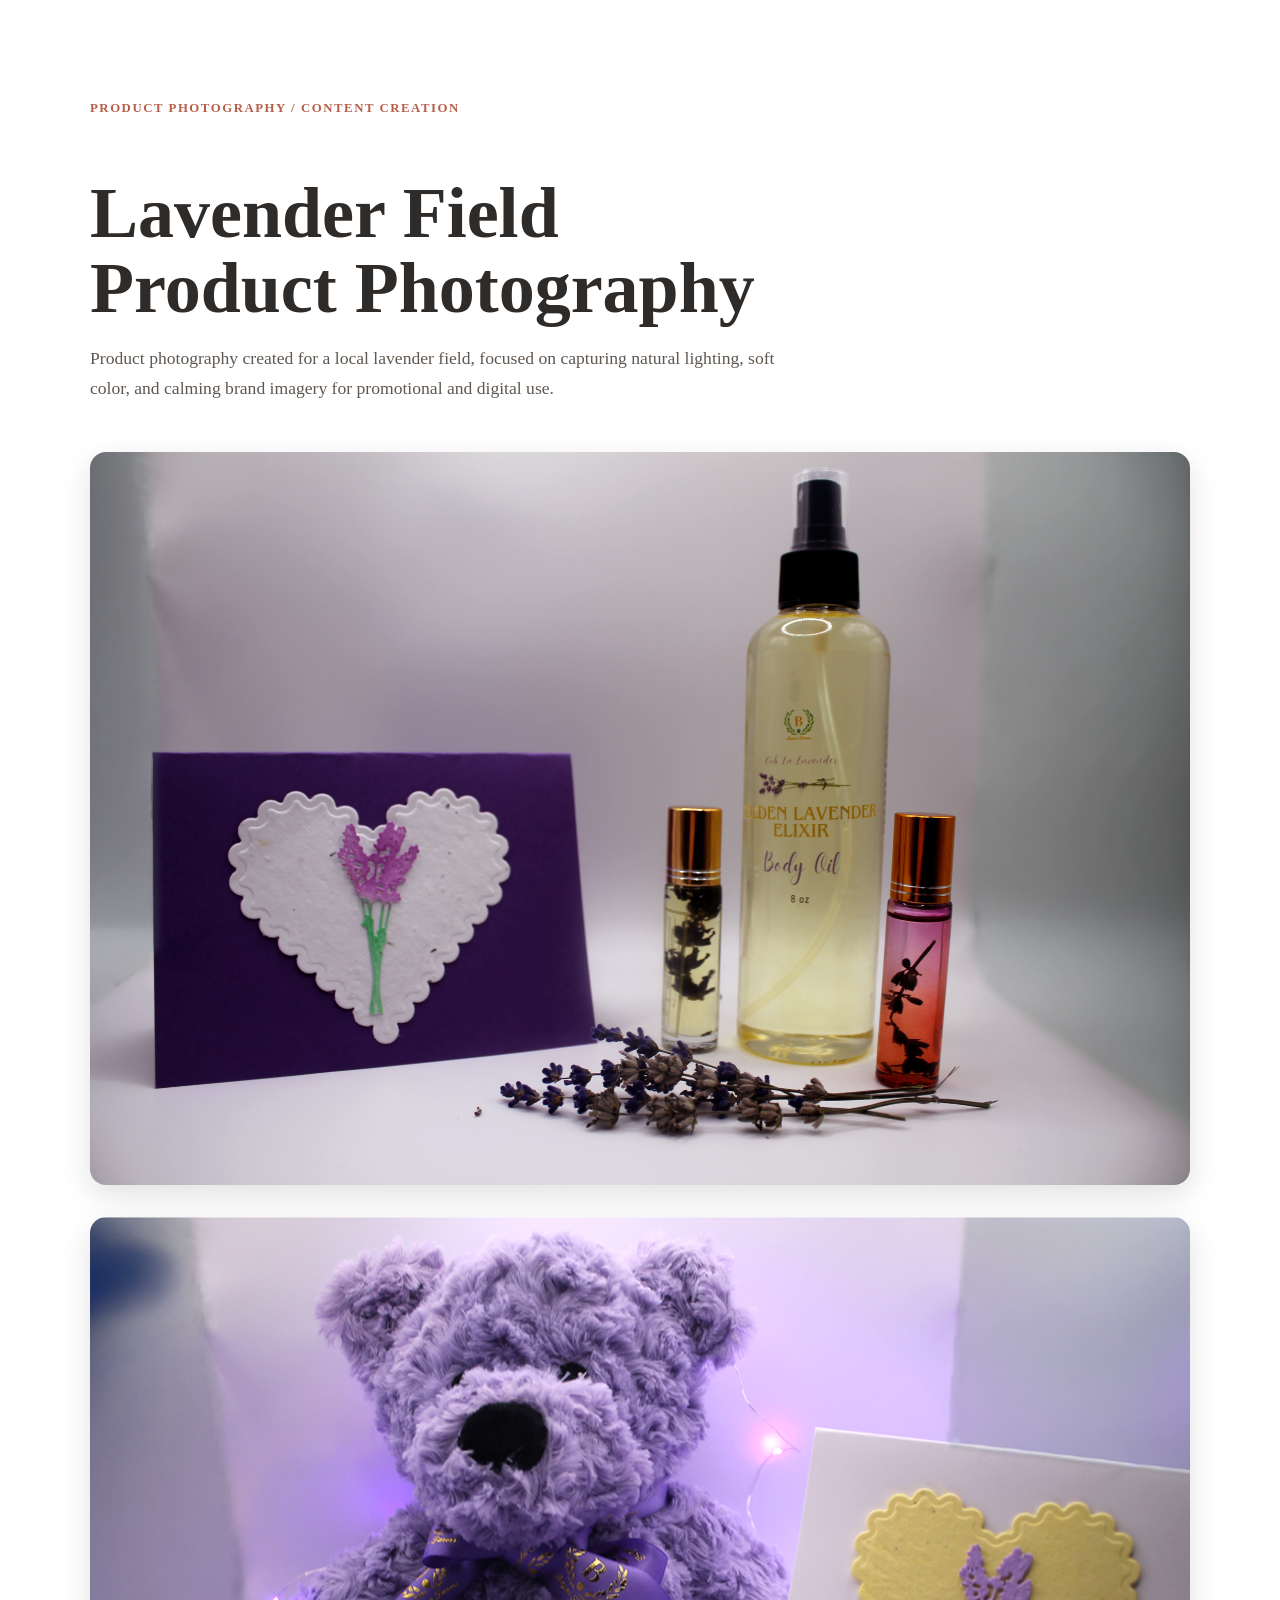
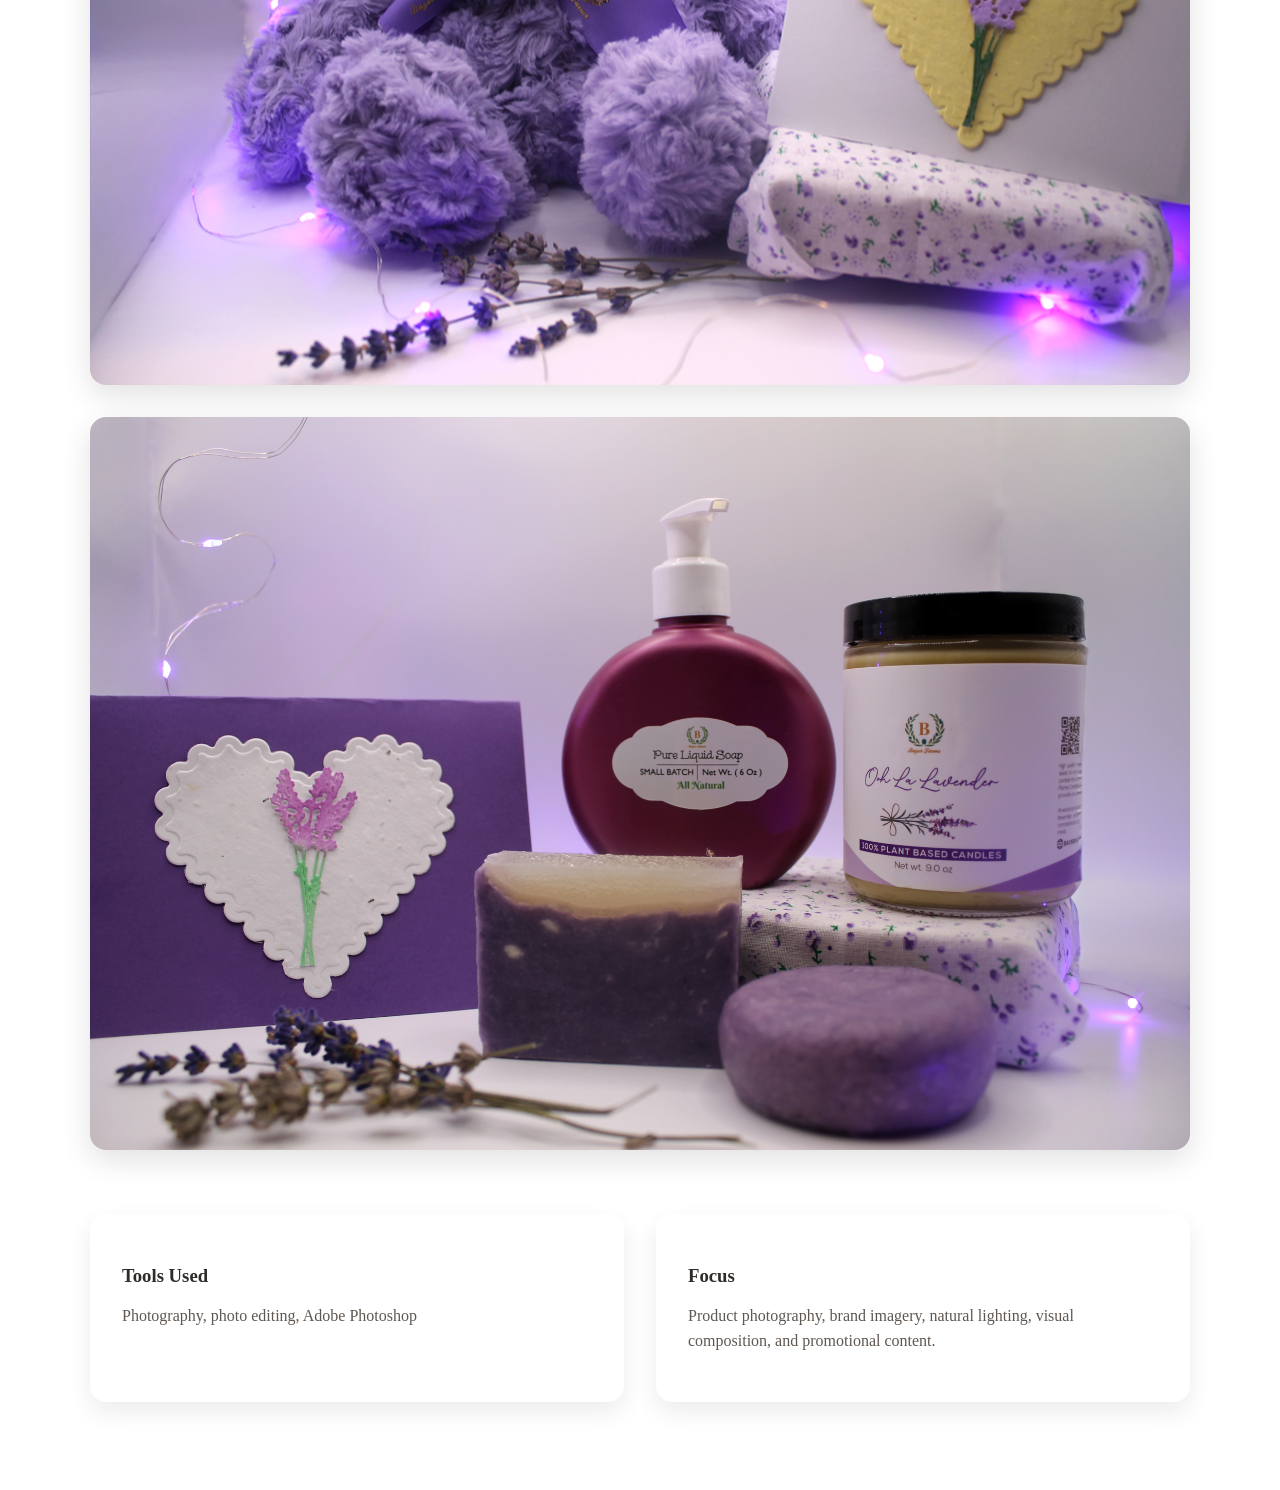
<file: product images.html>
<!doctype html>
<html>
<head>
<meta charset="utf-8">
<title>product images</title>
	
<link href="projects.css" rel="stylesheet" type="text/css">
</head>

<body>
	<section class="project-page">

  <div class="project-header">

    <p class="project-category">
      Product Photography / Content Creation
    </p>

    <h1>
      Lavender Field Product Photography
    </h1>

    <p class="project-description">
      Product photography created for a local lavender field, focused on capturing natural lighting, soft color, and calming brand imagery for promotional and digital use.
    </p>

  </div>

  <div class="project-gallery">

    <img src="Images/Valentines Oils.png"
         alt="Lavender product photography styled with natural lighting"
         class="project-image">

    <img src="Images/Teddy Bear - Valentines Edition final edit.PNG"
         alt="Close-up lavender product image with soft botanical styling"
         class="project-image">

    <img src="Images/Valentines - Spa soap and candle finished image.png"
         alt="Lavender field product image for promotional content"
         class="project-image">

  </div>

  <div class="project-details">

    <div class="detail-block">
      <h3>Tools Used</h3>
      <p>Photography, photo editing, Adobe Photoshop</p>
    </div>

    <div class="detail-block">
      <h3>Focus</h3>
      <p>
        Product photography, brand imagery, natural lighting,
        visual composition, and promotional content.
      </p>
    </div>

  </div>

</section>
</body>
</html>
</file>
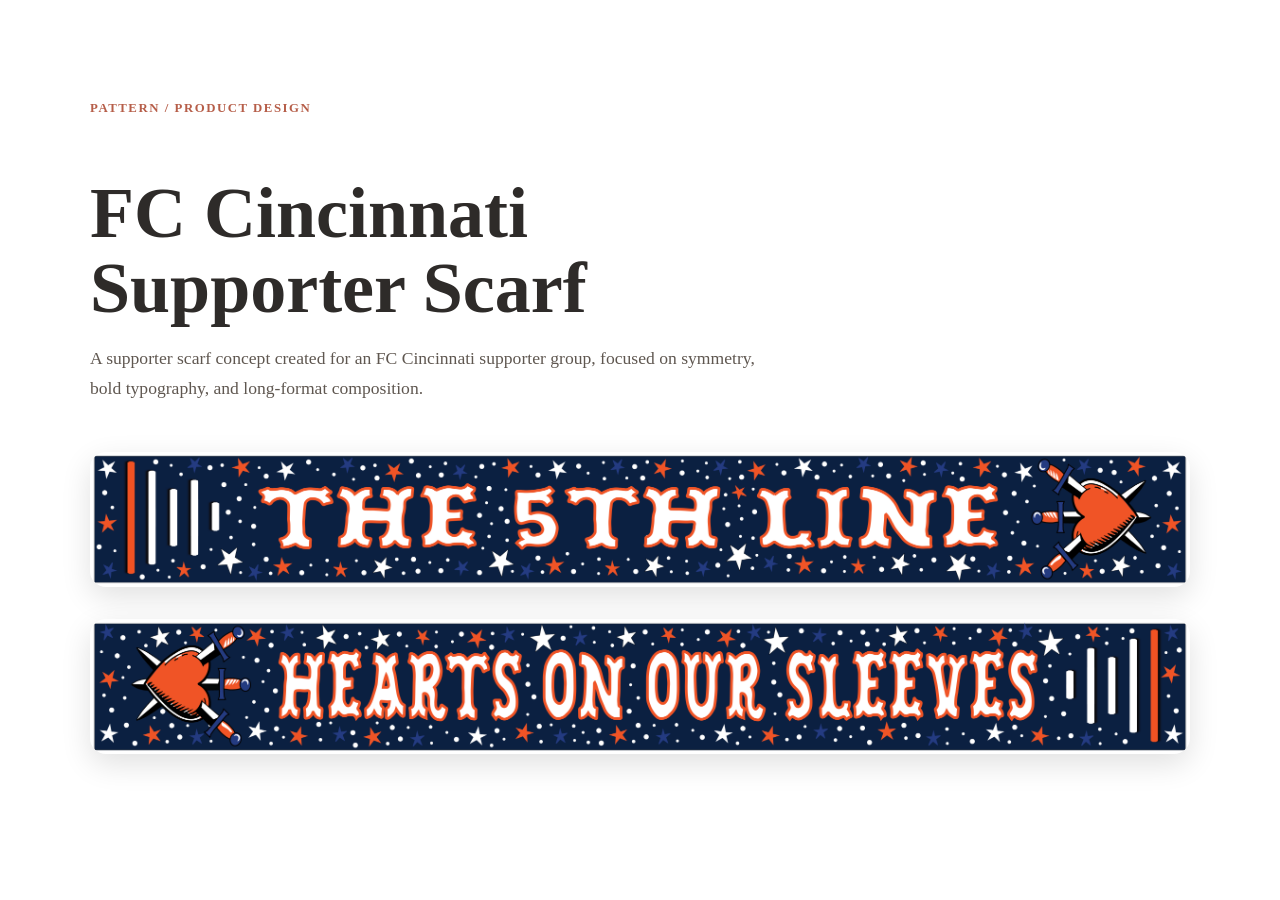
<file: scarf-design.html>
<!doctype html>
<html>
<head>
<meta charset="utf-8">
<title>Scarf Design</title>
	
<link href="projects.css" rel="stylesheet" type="text/css">
</head>

<body>
	<section class="project-page">

  <div class="project-header">
    <p class="project-category">Pattern / Product Design</p>
    <h1>FC Cincinnati Supporter Scarf</h1>

    <p class="project-description">
      A supporter scarf concept created for an FC Cincinnati supporter group,
      focused on symmetry, bold typography, and long-format composition.
    </p>
  </div>

  <div class="project-gallery">

    <img src="Images/5th Line Scarf-01.png"
         alt="FC Cincinnati scarf mockup"
         class="project-image">

    <img src="Images/5th Line Scarf-02.png"
         alt="Flat scarf design layout"
         class="project-image">


  </div>

</section>
</body>
</html>
</file>
<file: style.css>
@charset "utf-8";

/* ================= THEME ================= */
:root{
  --brown: #4b382b;
  --brown-900:#3a2a20;
  --peach: #f1c7af;
  --rose:  #f7b9b5;
  --orange:#d97742;
  --cream: #fff7f0;
  --coral:#d06e5f;
  --radius: 14px;
  --shadow: 0 10px 30px rgba(0,0,0,.12);
}

/* ================ GLOBAL ================= */
*{ box-sizing:border-box; }
html { scroll-behavior: smooth; }
body{
  margin:0;
  font-family:Poppins, system-ui, -apple-system, Segoe UI, Roboto, "Helvetica Neue", Arial, sans-serif;
  color: var(--cream);
  background: var(--brown);
  min-height:100dvh;
  position:relative;
  overflow-x:hidden;
}
#free-quote, #home { scroll-margin-top: 80px; }

/* Site-wide background image + scrim */
body::before{
  content:"";
  position:fixed; inset:0;
  background-image: url("Images/Background.png");
  background-size: cover;
  background-position: center;
  background-repeat:no-repeat;
  z-index:-2;
}
body::after{
  content:"";
  position:fixed; inset:0;
  background: radial-gradient(1200px 600px at 75% 20%, rgba(0,0,0,.28), rgba(0,0,0,.52));
  z-index:-1;
}
@media (max-width: 768px){
  body::after{ background: rgba(0,0,0,.55); }
}

/* Content wrapper spacing */
main{ padding: clamp(16px, 3vw, 24px); }

/* Reusable panel */
.panel{
  backdrop-filter: blur(4px);
  background: rgba(30, 20, 14, 0.6);
  border: 1px solid rgba(255,255,255,.08);
  border-radius: var(--radius);
  box-shadow: 0 10px 30px rgba(0,0,0,.25);
  padding: clamp(24px, 4vw, 48px);
  max-width: 1200px;
  margin: clamp(16px, 3vw, 28px) auto;
}
.panel h2{
  margin:0 0 .5rem 0;
  color: var(--peach);
  text-shadow: 2px 2px var(--orange);
}

/* ================ NAV ================= */
.site-nav{
  background: linear-gradient(180deg, var(--brown-900), var(--brown));
  border-bottom: 1px solid rgba(255,255,255,.06);
  box-shadow: var(--shadow);
}
.nav-inner{
  max-width: 1200px; margin: 0 auto;
  padding: clamp(10px, 2vw, 16px) clamp(14px, 3vw, 28px);
  display:flex; align-items:center; justify-content:space-between; gap:16px;
  min-height:64px; position: relative; z-index: 20;
}
.brand{ display:flex; align-items:center; gap:.75rem; text-decoration:none; }
.brand img{ height:150px; width:auto; display:block; filter: drop-shadow(0 2px 0 rgba(0,0,0,.15)); }

.nav-toggle{
  background:transparent; border:0; color:var(--peach);
  padding:8px; cursor:pointer; border-radius:10px; display:none;
}
.nav-toggle:focus-visible{ outline:2px dashed var(--rose); outline-offset:4px; }
.nav-toggle .bar{ display:block; width:26px; height:2px; background:var(--peach); margin:6px 0; transition:.25s ease; }

.nav-links{ display:flex; align-items:center; gap: clamp(10px, 2.4vw, 28px); }
.nav-links a{
  position:relative; display:inline-flex; align-items:center; justify-content:center;
  gap:.4rem; font-weight:600; text-decoration:none; color:var(--cream);
  padding:10px 12px; border-radius:12px; line-height:1;
  transition: transform .15s ease, background .25s ease, color .25s ease; isolation:isolate;
}
.nav-links a:hover, .nav-links a:focus-visible{ background: rgba(255,255,255,.06); transform: translateY(-1px); }
.nav-links a:focus-visible{ outline:2px dashed var(--rose); outline-offset:4px; }

/* fizz bubbles */
.nav-links a .bubble{
  --size:6px; --path:16px;
  position:absolute; bottom:6px; left:50%;
  width:var(--size); height:var(--size);
  background: radial-gradient(circle at 30% 30%, var(--cream) 35%, rgba(255,255,255,.2) 36%, rgba(255,255,255,0) 60%);
  border-radius:50%; mix-blend-mode:screen; opacity:0;
  transform: translateX(calc(var(--x) * 1px)) translateY(0) scale(.6);
  filter: drop-shadow(0 0 6px rgba(255,255,255,.35));
  pointer-events:none; animation: fizz 900ms ease-out forwards; animation-play-state: paused;
  animation-delay: calc(var(--d) * 1ms);
}
@keyframes fizz{
  0%{ opacity:0; transform: translateX(calc(var(--x) * 1px)) translateY(0) scale(.6); }
  10%{ opacity:.9; }
  100%{ opacity:0; transform: translateX(calc(var(--x) * 1px)) translateY(calc(-1 * var(--path))) scale(1); }
}
.nav-links a:hover .bubble, .nav-links a:focus-visible .bubble{ animation-play-state: running; }

@media (prefers-reduced-motion: reduce){
  .nav-links a{ transition:none }
  .nav-links a .bubble{ display:none }
}

/* Mobile dropdown */
@media (max-width: 820px){
  .nav-toggle{ display:block; }
  .nav-links{
    position: absolute; left: 14px; right: 14px; top: calc(100% + 8px);
    display:none; flex-direction: column; gap: 8px; padding: 12px;
    background: linear-gradient(180deg, var(--brown), #2e231b 60%);
    border: 1px solid rgba(255,255,255,.08); border-radius: 12px; box-shadow: var(--shadow);
    z-index: 30;
  }
  .nav-links.open{ display:flex; }
  .nav-links a{ width:100%; justify-content:flex-start; border-radius:10px; }
  .nav-toggle[aria-expanded="true"] .bar:nth-child(1){ transform:translateY(8px) rotate(45deg); }
  .nav-toggle[aria-expanded="true"] .bar:nth-child(2){ opacity:0; }
  .nav-toggle[aria-expanded="true"] .bar:nth-child(3){ transform:translateY(-8px) rotate(-45deg); }
}

/* ================ HERO / JUMBOTRON ================ */
.hero{
  position: relative;
  min-height: clamp(72dvh, 78vh, 92vh);
  display: grid; place-items: center;
  padding: clamp(24px, 4vw, 48px) clamp(16px, 5vw, 40px);
  background: radial-gradient(1000px 520px at 75% 20%, rgba(0,0,0,.28), rgba(0,0,0,.6));
  isolation: isolate;
}
.hero::before{
  content:""; position:absolute; inset:0; z-index:-1;
  background:
    radial-gradient(800px 400px at 20% 15%, rgba(255,255,255,.04), transparent 60%),
    rgba(0,0,0,.10);
}
.hero-inner{
  width: 100%;
  max-width: 1200px;
  display: grid;
  grid-template-columns: 1.05fr .95fr;
  align-items: center;
  gap: clamp(20px, 4vw, 56px);
}

.hero-copy .eyebrow{
  display:inline-block;
  background: rgba(255,255,255,.10);
  border: 1px solid rgba(255,255,255,.12);
  padding: 6px 10px; border-radius: 999px;
  font-weight: 700; letter-spacing:.5px;
  color: var(--peach);
  margin: 0 0 10px 0;
}

.hero h1{
  margin: 0 0 10px 0;
  font-size: clamp(28px, 6vw, 56px);
  line-height: 1.05;
  color: var(--cream);
  text-shadow: 2px 2px var(--orange);
}
.hero h1 .pop{
  color: var(--rose);
  text-shadow: 2px 2px var(--orange), 0 0 0 rgba(0,0,0,0);
}

.hero .tagline{
  max-width: 60ch;
  font-size: clamp(16px, 1.6vw, 20px);
  line-height: 1.7;
  color: rgba(255,255,255,.92);
  margin: 0 0 18px 0;
}

.hero-ctas{
  display:flex; flex-wrap: wrap; gap: 12px 14px; align-items:center;
  margin: 6px 0 14px;
}
.btn-ghost{
  display:inline-flex; align-items:center; justify-content:center;
  padding: 12px 20px; border-radius: 999px; font-weight: 800;
  text-decoration:none; color: var(--cream); background: transparent;
  border: 2px solid rgba(255,255,255,.35);
  transition: transform .15s ease, background .2s ease, border-color .2s ease;
}
.btn-ghost:hover, .btn-ghost:focus-visible{
  background: rgba(255,255,255,.08);
  border-color: rgba(255,255,255,.6);
  transform: translateY(-2px);
}
.btn-ghost:focus-visible{ outline:3px dashed var(--rose); outline-offset:4px; }

.hero-badges{
  list-style:none; padding:0; margin: 8px 0 0 0;
  display:flex; flex-wrap:wrap; gap:8px;
}
.hero-badges li{
  font-size:.95rem; color: var(--brown);
  background: var(--peach);
  border: 2px solid var(--orange);
  border-radius: 999px; padding: 6px 12px; font-weight:700;
  box-shadow: 0 6px 16px rgba(0,0,0,.18);
}

/* Artwork side base */
.hero-art{
  position: relative;
  margin: 0; text-align:center;
  background: rgba(255,255,255,.06);
  border: 1px solid rgba(255,255,255,.08);
  border-radius: var(--radius);
  padding: clamp(14px, 2.4vw, 24px);
  box-shadow: var(--shadow);
}
.hero-art img{
  width: min(520px, 100%);
  height: auto; display:block;
  filter: drop-shadow(0 14px 22px rgba(0,0,0,.25));
  border-radius: calc(var(--radius) - 6px);
  border: 4px solid var(--rose);
}

/* ============ RETRO PATTERN BURST HERO ART ============ */
.pattern-burst{

  position: relative;
  display: grid; place-items: center;
  overflow: hidden;
  border-radius: var(--radius);
  background: var(--brown-900);
  height: min(400px, 60vh);
  box-shadow: var(--shadow);
  text-align:center;
}
.pattern-burst::after{
  /* subtle contrast layer to keep text readable on bright slices */
  content:""; position:absolute; inset:0; z-index:0;
  background: radial-gradient(60% 60% at 50% 50%, rgba(0,0,0,.10), rgba(0,0,0,.25));
}

/* Animated radial gradient burst */
.burst-bg{
  position:absolute; inset:0; z-index:0;
  background: conic-gradient(
    var(--rose) 0deg 60deg,
    var(--orange) 60deg 120deg,
    var(--peach) 120deg 180deg,
    var(--coral) 180deg 240deg,
    var(--orange) 240deg 300deg,
    var(--rose) 300deg 360deg
  );
  animation: spinburst 20s linear infinite;
}
@keyframes spinburst{
  0%{ transform: rotate(0deg); }
  100%{ transform: rotate(360deg); }
}

.burst-text{
  position:relative; z-index:1;
  font-size: clamp(26px, 6vw, 52px);
  font-weight:800;
  color: var(--cream);
  text-shadow: 2px 2px var(--brown-900);
}
.burst-text .pop{
  color: var(--rose);
  text-shadow: 2px 2px var(--orange);
  animation: poppulse 2.8s ease-in-out infinite;
}
@keyframes poppulse{
  0%,100%{ transform: scale(1); }
  50%{ transform: scale(1.08); }
}

/* sparkles + bubbles floating */
.sparkles{ position:absolute; inset:0; }
.star, .bubble{
  position:absolute; border-radius:50%; background: var(--cream);
  opacity:.85; animation: floatUp 6s ease-in-out infinite;
}
.star{ width:10px; height:10px; clip-path: polygon(50% 0, 61% 39%, 100% 50%, 61% 61%, 50% 100%, 39% 61%, 0 50%, 39% 39%); }
.star.s1{ top:20%; left:15%; animation-delay:.2s; }
.star.s2{ top:60%; right:20%; animation-delay:1.1s; }
.star.s3{ bottom:20%; left:45%; animation-delay:2s; }

.bubble{ width:8px; height:8px; background: radial-gradient(circle at 30% 30%, #fff 40%, transparent 70%); }
.bubble.b1{ bottom:10%; left:30%; animation-delay:.6s; }
.bubble.b2{ bottom:15%; right:25%; animation-delay:1.8s; }

@keyframes floatUp{
  0%{ transform: translateY(0) scale(1); opacity:.8; }
  50%{ transform: translateY(-16px) scale(1.2); opacity:1; }
  100%{ transform: translateY(0) scale(1); opacity:.8; }
}

/* fizzy decorative orbs */
.orb{
  position:absolute; border-radius:50%;
  background: radial-gradient(circle at 30% 30%, #fff 35%, rgba(255,255,255,.2) 36%, rgba(255,255,255,0) 60%);
  opacity:.85; mix-blend-mode: screen; filter: drop-shadow(0 0 10px rgba(255,255,255,.3));
  animation: float 7s ease-in-out infinite;
}
.o1{ width:14px; height:14px; left:12%; top:12%; animation-delay: .1s; }
.o2{ width:10px; height:10px; right:10%; top:22%; animation-delay: .6s; }
.o3{ width:8px; height:8px; left:18%; bottom:12%; animation-delay: 1.1s; }
@keyframes float{
  0%,100%{ transform: translateY(0) }
  50%{ transform: translateY(-12px) }
}
@media (prefers-reduced-motion: reduce){
  .orb{ display:none; }
}

/* Checkered stripe echoing your footer */
.hero-stripe{
  position:absolute; left:0; right:0; bottom:0; height: 12px; opacity:.9;
  background: repeating-linear-gradient(90deg, var(--orange) 0 24px, var(--brown) 24px 48px);
}

/* Responsive layout */
@media (max-width: 960px){
  .hero-inner{ grid-template-columns: 1fr; }
  .hero-art{ order:-1; }
  .hero{ min-height: 68dvh; padding-top: clamp(18px, 6vw, 40px); }
}

/* ============ ABOUT FIZZ ============ */
.about-fizz{
  background: rgba(29,11,0,0.89);
  padding: clamp(48px, 7vw, 96px) clamp(16px, 4vw, 40px);
}
.about-wrap{
  max-width: 1200px; margin: 0 auto;
  display:grid; grid-template-columns: 1.1fr .9fr; gap: clamp(20px, 4vw, 48px);
  align-items:center;
}
.about-copy h2{
  color: var(--peach);
  font-size: clamp(28px, 4vw, 44px);
  text-shadow: 2px 2px var(--orange);
  margin:0 0 .5rem 0;
}
.about-copy p{ font-size: clamp(16px, 1.2vw, 18px); line-height:1.7; margin:0 0 1rem 0; }
.bullets{ margin:.5rem 0 0 1rem; }
.bullets li{ margin:.35rem 0; }

.about-image{ margin:0; padding:12px; border-radius:var(--radius);
  background: rgba(255,255,255,.06); border: 1px solid rgba(255,255,255,.08);
  box-shadow: var(--shadow); text-align:center;
}
.about-image img{ width:100%; height:auto; display:block; border-radius:calc(var(--radius) - 6px); border:4px solid var(--rose); }
.about-image figcaption{ font-size:.85rem; color: rgba(255,255,255,.8); margin-top:.5rem; }

@media (max-width: 900px){
  .about-wrap{ grid-template-columns:1fr; }
  .about-image{ order:-1; }
}

/* ============ ABOUT ME ============ */
#about-me { background-color: var(--brown); padding: 4rem 2rem; color: #fff; }
.about-me-inner {
  display: flex; flex-wrap: wrap; align-items: center; gap: 2rem;
  max-width: 1200px; margin: 0 auto;
}
#about-me figure { flex: 1 1 45%; text-align: center; }
#about-me img { width: 100%; max-width: 400px; border-radius: 12px; box-shadow: 0 6px 20px rgba(0,0,0,0.2); }
.about-me-text { flex: 1 1 45%; }
.about-me-text h2 { font-size: 2.2rem; color: var(--orange); margin-bottom: 1rem; }
.about-me-text p { font-size: 1.1rem; margin-bottom: 2rem; line-height: 1.6; }
.btn-portfolio {
  display: inline-block; padding: 0.8rem 1.5rem; font-size: 1rem;
  background-color: var(--orange); color: var(--brown); font-weight: bold;
  text-decoration: none; border-radius: 50px; box-shadow: 0 4px 8px rgba(0,0,0,0.15);
  transition: all 0.3s ease;
}
.btn-portfolio:hover { transform: scale(1.05); }
@media (max-width: 768px){
  .about-me-inner { flex-direction: column; text-align: center; }
  #about-me figure, .about-me-text { flex: 1 1 100%; }
}

.work-section {
  padding: 5rem 1.5rem;
  background: #fff8f1;
}

.work-wrapper {
  max-width: 1200px;
  margin: 0 auto;
}

.work-intro {
  max-width: 680px;
  margin-bottom: 3rem;
}

.eyebrow {
  text-transform: uppercase;
  letter-spacing: 0.12em;
  font-size: 0.8rem;
  font-weight: 700;
  color: #b65e49;
  margin-bottom: 0.75rem;
}

.work-intro h2 {
  font-size: clamp(2rem, 5vw, 3.5rem);
  line-height: 1.05;
  margin-bottom: 1rem;
  color: #2e2b29;
}

.work-intro p {
  font-size: 1.05rem;
  line-height: 1.7;
  color: #5f5750;
}

.work-grid {
  display: grid;
  grid-template-columns: repeat(3, 1fr);
  gap: 1.5rem;
}

.work-card {
  background: #ffffff;
  border-radius: 1.25rem;
  overflow: hidden;
  box-shadow: 0 12px 30px rgba(46, 43, 41, 0.1);
  transition: transform 0.25s ease, box-shadow 0.25s ease;
}

.work-card:hover {
  transform: translateY(-6px);
  box-shadow: 0 18px 45px rgba(46, 43, 41, 0.16);
}

.work-card img {
  width: 100%;
  aspect-ratio: 4 / 3;
  object-fit:contain; 
  display: block;
}

.work-card-content {
  padding: 1.4rem;
}

.work-category {
  font-size: 0.75rem;
  text-transform: uppercase;
  letter-spacing: 0.1em;
  color: #b65e49;
  font-weight: 700;
  margin-bottom: 0.6rem;
}

.work-card h3 {
  font-size: 1.45rem;
  margin-bottom: 0.6rem;
  color: #2e2b29;
}

.work-card-content p {
  color: #5f5750;
  line-height: 1.6;
  margin-bottom: 1rem;
}

.work-link {
  display: inline-block;
  color: #8c3a2b;
  font-weight: 700;
  text-decoration: none;
}

.work-link:hover {
  text-decoration: underline;
}

@media (max-width: 900px) {
  .work-grid {
    grid-template-columns: repeat(2, 1fr);
  }
}

@media (max-width: 640px) {
  .work-section {
    padding: 3.5rem 1rem;
  }

  .work-grid {
    grid-template-columns: 1fr;
  }
}

/* ============ SERVICES ============ */
#services { padding: 80px 20px; background-color: var(--rose); text-align: center; }
#services h2 { font-family: 'Poppins', sans-serif; font-size: 2.5rem; color: var(--brown-900); margin-bottom: 10px; }
.section-intro { max-width: 600px; margin: 0 auto 50px; color: var(--brown); font-size: 1.1rem; }
.services-grid { display: grid; grid-template-columns: repeat(auto-fit, minmax(280px, 1fr)); gap: 30px; }
.service-card { background: #fff; border-radius: 12px; padding: 30px; box-shadow: 0 4px 10px rgba(0,0,0,0.08); transition: transform 0.2s ease; }
.service-card:hover { transform: translateY(-5px); }
.service-card h3 { font-family: 'Poppins', sans-serif; color: var(--orange); margin-bottom: 15px; font-size: 1.5rem; }
.service-card p { color: var(--brown-900); font-size: 1rem; line-height: 1.5; }

/* ============ SERVICES ============ */
#services { padding: 80px 20px; background-color: var(--rose); text-align: center; }
#services h2 { font-family: 'Poppins', sans-serif; font-size: 2.5rem; color: var(--brown-900); margin-bottom: 10px; }
.section-intro { max-width: 700px; margin: 0 auto 50px; color: var(--brown); font-size: 1.1rem; }

.services-grid { 
  display: grid; 
  grid-template-columns: repeat(auto-fit, minmax(260px, 1fr)); 
  gap: 30px; 
}
.service-card { 
  background: #fff; 
  border-radius: 12px; 
  padding: 28px; 
  box-shadow: 0 4px 10px rgba(0,0,0,0.08); 
  text-align: left; 
  transition: transform 0.2s ease, box-shadow .2s ease; 
}
.service-card:hover { 
  transform: translateY(-5px); 
  box-shadow: 0 10px 24px rgba(0,0,0,0.12);
}
.service-card h3 { 
  font-family: 'Poppins', sans-serif; 
  color: var(--orange); 
  margin-bottom: 10px; 
  font-size: 1.4rem; 
}
.service-card p { 
  color: var(--brown-900); 
  font-size: 1rem; 
  line-height: 1.55; 
  margin: 0 0 10px 0;
}

/* small, clean bullets */
.service-bullets{
  list-style: none; 
  padding: 0; 
  margin: 8px 0 0;
}
.service-bullets li{
  position: relative;
  padding-left: 18px;
  margin: 6px 0;
  color: var(--brown-900);
  font-size: .95rem;
}
.service-bullets li::before{
  content: "";
  position: absolute; left: 0; top: .5em;
  width: 8px; height: 8px; border-radius: 50%;
  background: var(--orange);
  box-shadow: 0 0 0 2px var(--peach);
}

/* CTA row under grid */
.services-cta{
  margin-top: 34px; 
  display:flex; 
  gap: 12px; 
  justify-content:center; 
  flex-wrap: wrap;
}


/* ============ FREE QUOTE ============ */
.quote .section-intro{ max-width: 700px; margin: 0 auto 24px; color: rgba(255,255,255,.9); }
.quote-form{ max-width: 980px; margin: 0 auto; }
.quote-form .hp{ position:absolute; left:-9999px; height:0; width:0; }

.quote-form .fields{
  display: grid; grid-template-columns: repeat(2, minmax(0,1fr));
  gap: 18px 22px;
}
.field-full{ grid-column: 1 / -1; }

.field label{ display:block; font-weight:600; margin: 0 0 6px 2px; color: var(--peach); }
.field input, .field select, .field textarea{
  width:100%; padding: 12px 14px; border-radius: 12px;
  border: 1.5px solid rgba(255,255,255,.18);
  background: rgba(255,255,255,.06); color: var(--cream);
  outline: none; transition: border-color .2s ease, box-shadow .2s ease, background .2s ease;
}
.field textarea{ resize: vertical; }
.field input::placeholder, .field textarea::placeholder{ color: rgba(255,255,255,.6); }
.field input:focus, .field select:focus, .field textarea:focus{
  border-color: var(--rose); box-shadow: 0 0 0 3px rgba(247,185,181,.25); background: rgba(255,255,255,.08);
}

/* readable selects */
.field select, .field select option { background-color: var(--cream) !important; color: var(--brown-900) !important; }
.field select{ appearance:none; -webkit-appearance:none;
  background-image: url("data:image/svg+xml;utf8,<svg xmlns='http://www.w3.org/2000/svg' width='14' height='10' viewBox='0 0 14 10'><path fill='%233a2a20' d='M7 10L0 0h14z'/></svg>");
  background-repeat:no-repeat; background-position: right 12px center; padding-right:36px;
}

.btn-fizz{
  margin-top: 18px; display:inline-flex; align-items:center; justify-content:center; gap:.5rem;
  padding: 14px 22px; border:0; border-radius: 999px;
  background: var(--orange); color: var(--brown); font-weight:800; cursor:pointer;
  box-shadow: 0 14px 28px rgba(0,0,0,.22);
  position:relative; overflow:hidden; transition: transform .15s ease, filter .2s ease;
}
.btn-fizz:hover{ transform: translateY(-2px); filter: brightness(1.05); }
.btn-fizz:focus-visible{ outline: 3px dashed var(--rose); outline-offset: 4px; }
.btn-fizz .bubble{
  --x: 0; position:absolute; bottom:8px; left:50%; width:8px; height:8px; border-radius:50%;
  background: radial-gradient(circle at 30% 30%, #fff 35%, rgba(255,255,255,.2) 36%, rgba(255,255,255,0) 60%);
  opacity:0; transform: translateX(calc(var(--x) * 1px));
}
.btn-fizz:hover .bubble{ animation: btn-fizz 900ms ease-out forwards; }
.btn-fizz .bubble:nth-child(2){ --x:-16; animation-delay: 60ms; }
.btn-fizz .bubble:nth-child(3){ --x: 18; animation-delay: 120ms; }
@keyframes btn-fizz{
  0%{ transform: translateY(0) translateX(var(--x)); opacity:0; }
  15%{ opacity:1; }
  100%{ transform: translateY(-26px) translateX(var(--x)); opacity:0; }
}
.quote-status{ margin-top: 12px; min-height: 1.25em; color: var(--peach); }

@media (max-width: 760px){
  .quote-form .fields{ grid-template-columns: 1fr; }
}

/* ===== FOOTER ===== */
.site-footer{
  background: linear-gradient(180deg, var(--brown-900), #241a14);
  color: var(--cream);
  margin-top: clamp(32px, 6vw, 64px);
}
.footer-stripe{
  height: 10px;
  background: repeating-linear-gradient(90deg, var(--orange) 0 24px, var(--brown) 24px 48px);
  opacity:.9;
}
.footer-inner{
  max-width: 1200px; margin: 0 auto;
  padding: clamp(28px, 4vw, 48px) clamp(16px, 4vw, 28px);
  display: grid; grid-template-columns: 1.1fr .8fr 1fr;
  gap: clamp(18px, 3vw, 40px);
}
.foot-col h3{
  margin: 0 0 .6rem 0; color: var(--peach);
  text-shadow: 1px 1px var(--orange);
  font-size: clamp(1.05rem, 2.3vw, 1.15rem);
}
.brand-blurb p{ margin: .4rem 0 1rem; opacity:.9; }
.foot-brand{ display:flex; align-items:center; gap:.6rem; text-decoration:none; color: var(--cream); }
.foot-brand img{ height: 32px; width:auto; display:block; }
.foot-brand span{ font-weight:800; letter-spacing:.6px; }
.socials{ display:flex; gap:.6rem; margin-top:.4rem; }
.social{
  display:inline-flex; align-items:center; justify-content:center;
  width:38px; height:38px; border-radius:50%;
  background: rgba(255,255,255,.08); color: var(--cream);
  transition: transform .15s ease, background .2s ease;
}
.social:hover{ transform: translateY(-2px); background: rgba(255,255,255,.14); }

.foot-links ul{ list-style:none; padding:0; margin:.4rem 0 0; }
.foot-links a{ display:inline-block; padding:.2rem 0; color: var(--cream); text-decoration:none; border-radius:8px; }
.foot-links a:hover{ background: rgba(255,255,255,.06); }

.foot-mail{ color: var(--cream); text-decoration: none; }
.foot-mail:hover{ text-decoration: underline; }

.mini-form{ display:flex; gap:.5rem; margin-top:.6rem; }
.mini-form input{
  flex:1; padding:.7rem .9rem; border-radius: 999px;
  border: 1.5px solid rgba(255,255,255,.18);
  background: rgba(255,255,255,.06); color: var(--cream); outline:none;
}
.mini-form input::placeholder{ color: rgba(255,255,255,.7); }
.mini-form button{
  padding:.7rem 1rem; border:0; border-radius: 999px;
  background: var(--orange); color: var(--brown); font-weight:800; cursor:pointer;
  box-shadow: 0 10px 20px rgba(0,0,0,.22);
  transition: transform .15s ease, filter .2s ease;
}
.mini-form button:hover{ transform: translateY(-1px); filter: brightness(1.05); }

.foot-legal{
  border-top: 1px solid rgba(255,255,255,.08);
  padding: 12px clamp(16px, 4vw, 28px);
  display:flex; align-items:center; justify-content:space-between;
  max-width: 1200px; margin: 0 auto; gap: 12px;
}
.foot-legal p{ margin:0; opacity:.85; }
.back-top{ color: var(--peach); text-decoration:none; font-weight:700; }
.back-top:hover{ text-decoration: underline; }

/* ensure footer links are clickable above any overlays */
.site-footer, .footer-inner, .socials, .social { position: relative; z-index: 5; }
.socials a, .socials svg { pointer-events: auto; }
.site-footer * { pointer-events: auto; }

/* responsive footer */
@media (max-width: 900px){ .footer-inner{ grid-template-columns: 1fr 1fr; } }
@media (max-width: 640px){
  .footer-inner{ grid-template-columns: 1fr; }
  .mini-form{ flex-direction: column; }
  .foot-legal{ flex-direction: column; text-align:center; }
}
</file>
<file: projects.css>
@charset "utf-8";
/* CSS Document */

.project-page {
  max-width: 1100px;
  margin: 0 auto;
  padding: 5rem 1.5rem;
}

.project-header {
  max-width: 700px;
  margin-bottom: 3rem;
}

.project-category {
  text-transform: uppercase;
  letter-spacing: 0.12em;
  font-size: 0.8rem;
  font-weight: 700;
  color: #b65e49;
  margin-bottom: 1rem;
}

.project-header h1 {
  font-size: clamp(2.5rem, 6vw, 4.5rem);
  line-height: 1.05;
  margin-bottom: 1rem;
  color: #2e2b29;
}

.project-description {
  font-size: 1.1rem;
  line-height: 1.7;
  color: #5f5750;
}

.project-gallery {
  display: flex;
  flex-direction: column;
  gap: 2rem;
}

.project-image {
  width: 100%;
  height: auto;
  display: block;
  border-radius: 1rem;
  box-shadow: 0 10px 30px rgba(0,0,0,0.12);
}

.project-details {
  display: grid;
  grid-template-columns: repeat(2, 1fr);
  gap: 2rem;
  margin-top: 4rem;
}

.detail-block {
  background: #fff;
  padding: 2rem;
  border-radius: 1rem;
  box-shadow: 0 10px 25px rgba(0,0,0,0.08);
}

.detail-block h3 {
  margin-bottom: 0.75rem;
  color: #2e2b29;
}

.detail-block p {
  color: #5f5750;
  line-height: 1.6;
}

@media (max-width: 700px) {
  .project-details {
    grid-template-columns: 1fr;
  }
}
</file>
